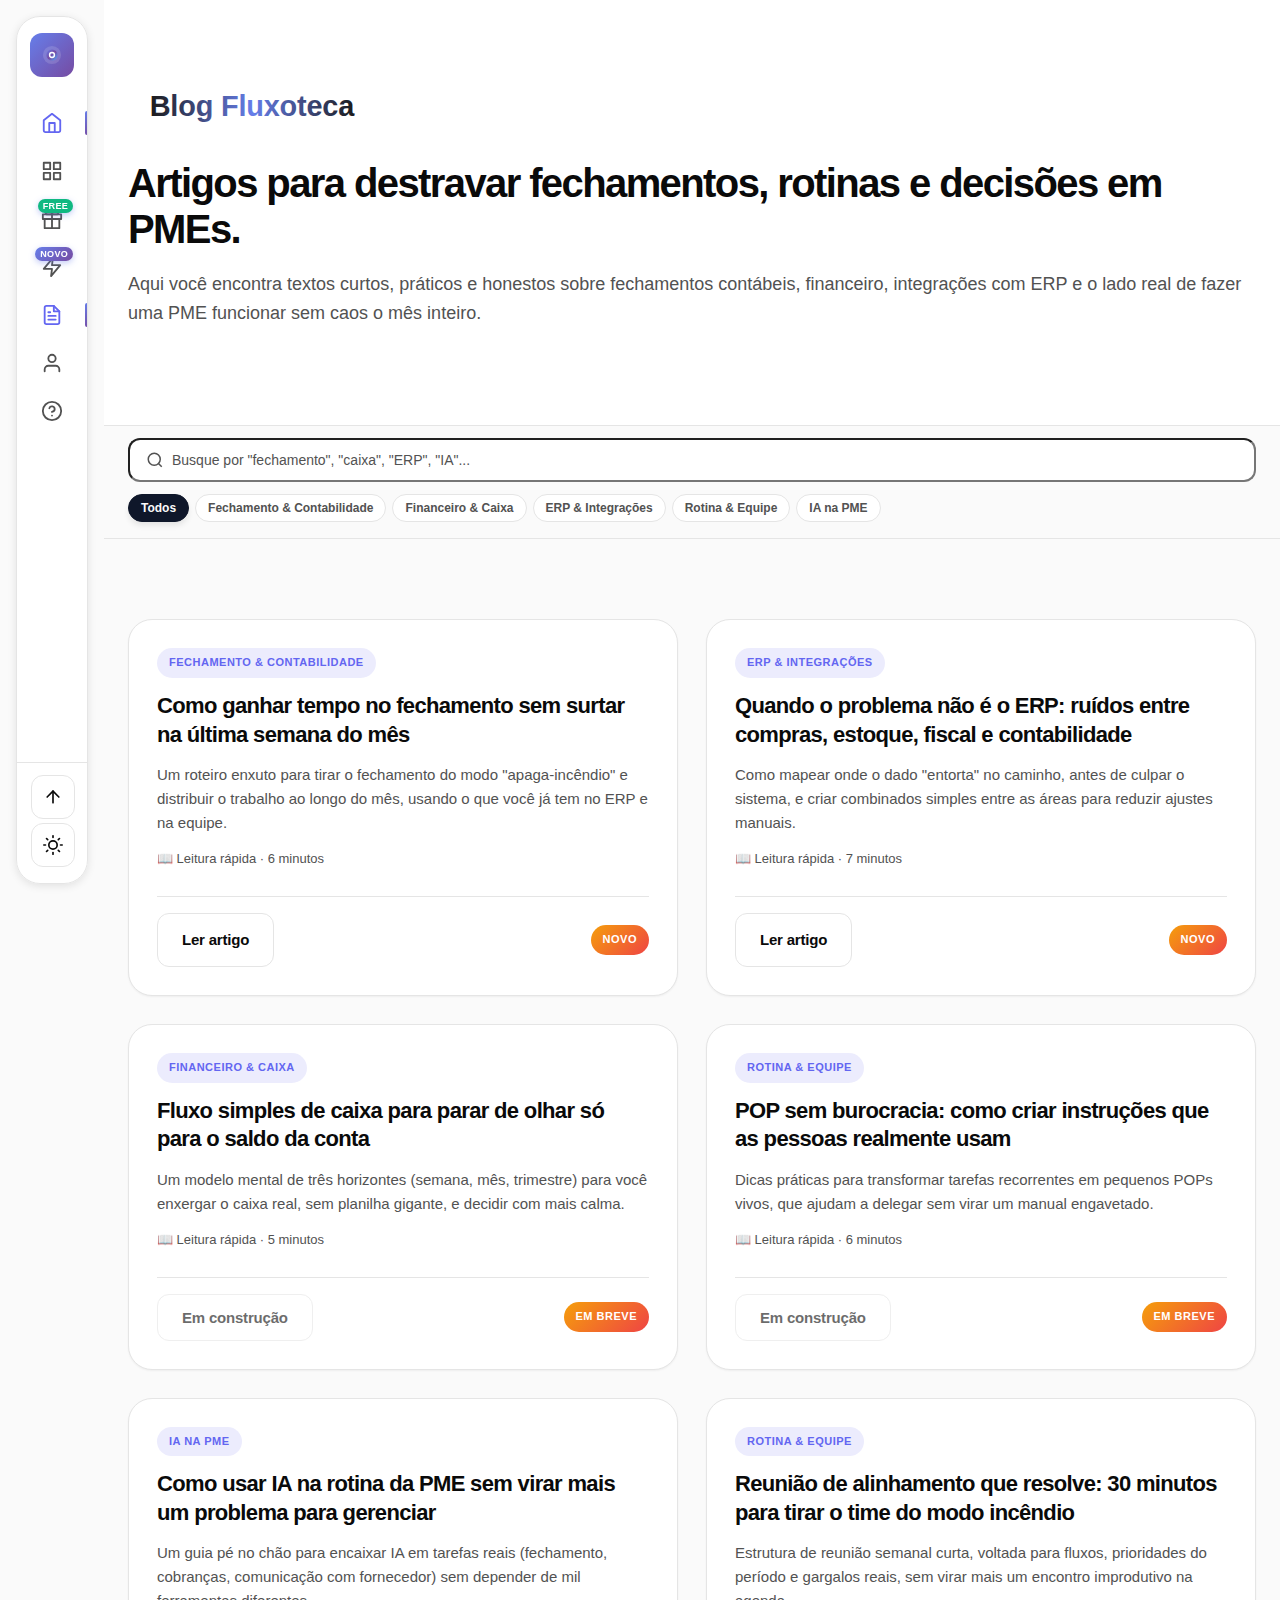
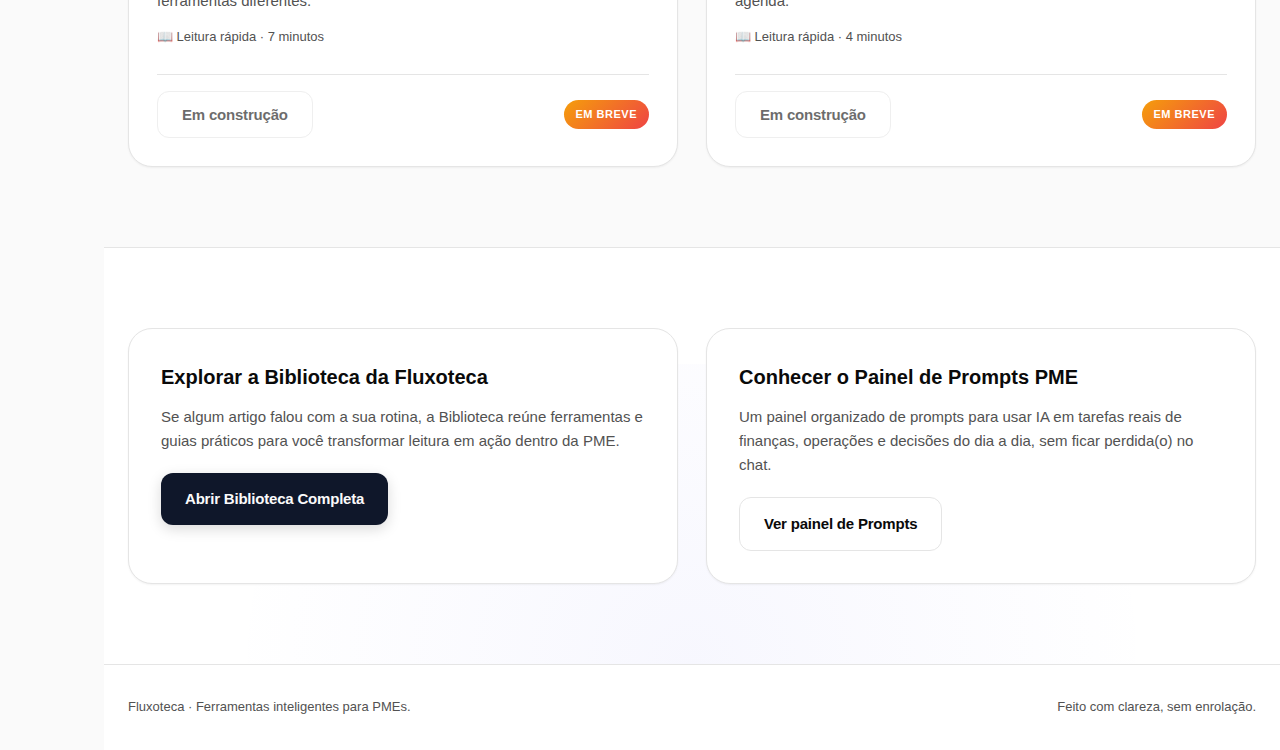
<file: blog/index.html>
<!doctype html>
<html lang="pt-BR">
<head>
  <meta charset="utf-8">
  <meta name="viewport" content="width=device-width, initial-scale=1.0">
  <meta name="theme-color" content="#667eea">

  <!-- SEO -->
  <title>Blog Fluxoteca | Artigos para destravar rotinas e decisões em PMEs</title>
  <meta name="description" content="Artigos curtos e aplicados para PMEs organizarem fechamentos, rotinas financeiras, integrações com ERP e decisões do dia a dia, no ecossistema da Fluxoteca.">
  <meta name="robots" content="index,follow">
  <link rel="canonical" href="https://fluxoteca.com.br/blog/">

  <!-- PWA Meta Tags -->
  <link rel="manifest" href="#" id="manifestPlaceholder">
  <meta name="mobile-web-app-capable" content="yes">
  <meta name="apple-mobile-web-app-capable" content="yes">
  <meta name="apple-mobile-web-app-status-bar-style" content="black-translucent">
  <meta name="apple-mobile-web-app-title" content="Fluxoteca">

  <!-- CSS principal do Blog -->
  <link rel="stylesheet" href="/blog/assets/css/blog-base.css">

  <!-- Google Analytics 4 -->
  <script async src="https://www.googletagmanager.com/gtag/js?id=G-FXY7XHLX32"></script>
  <script>
    window.dataLayer = window.dataLayer || [];
    function gtag(){dataLayer.push(arguments);}
    gtag('js', new Date());
    gtag('config', 'G-FXY7XHLX32');
  </script>
</head>

 <body>

<!-- Links de pular para conteúdo -->
  <div class="skip-links"><a href="#main-content" class="skip-link">Ir para conteúdo principal</a>
  </div>

<!-- Botão mobile para abrir sidebar --> <button class="mobile-sidebar-toggle" id="mobileSidebarToggle" aria-label="Abrir navegação lateral"> ☰ </button>
  <div class="mobile-sidebar-overlay" id="mobileSidebarOverlay"></div>

  <!-- Sidebar Navigation -->
<!-- Logo -->
  <aside class="sidebar" id="sidebar" role="navigation" aria-label="Navegação principal">
<button class="sidebar-logo" onclick="window.location.href='https://fluxoteca.com.br/'" aria-label="Ir para página inicial da Fluxoteca">
  <svg class="sidebar-logo-svg" viewBox="0 0 80 80" xmlns="http://www.w3.org/2000/svg" aria-hidden="true" focusable="false">
    <defs>
      <linearGradient id="sidebarLogoGradient" x1="0%" y1="0%" x2="100%" y2="100%">
        <stop offset="0%" style="stop-color:#667eea;stop-opacity:1" />
        <stop offset="50%" style="stop-color:#764ba2;stop-opacity:1" />
        <stop offset="100%" style="stop-color:#4facfe;stop-opacity:1" />
      </linearGradient>
    </defs>

    <!-- “orbe” central -->
    <circle cx="40" cy="40" r="26" fill="rgba(255,255,255,0.14)" />
    <circle cx="40" cy="40" r="16" fill="url(#sidebarLogoGradient)" />
    <circle cx="40" cy="40" r="9" fill="#ffffff" />
    <circle cx="40" cy="40" r="5" fill="url(#sidebarLogoGradient)" />
  </svg>
</button>

   <nav class="sidebar-nav">

<!-- Início --> 
      <button type="button" class="sidebar-item" data-page="inicio" aria-label="Ir para a página inicial" aria-current="page">
        <svg viewBox="0 0 24 24">
          <path d="M3 9l9-7 9 7v11a2 2 0 0 1-2 2H5a2 2 0 0 1-2-2z" />
          <polyline points="9 22 9 12 15 12 15 22" />
        </svg>
        <span class="sidebar-item-text">Início</span>
      </button>

<!-- Ferramentas / Biblioteca --> 
<button type="button" class="sidebar-item" aria-label="Explorar ferramentas na Biblioteca" onclick="window.location.href='https://fluxoteca.com.br/biblioteca/'">
        <svg viewBox="0 0 24 24">
          <rect x="3" y="3" width="7" height="7" />
          <rect x="14" y="3" width="7" height="7" />
          <rect x="14" y="14" width="7" height="7" />
          <rect x="3" y="14" width="7" height="7" />
        </svg>
        <span class="sidebar-item-text">Ferramentas</span>
      </button>

<!-- Gratuitas --> 
<button type="button" class="sidebar-item" aria-label="Abrir biblioteca gratuita" onclick="window.location.href='https://fluxoteca.com.br/biblioteca/#gratuitas'">
        <svg viewBox="0 0 24 24">
          <polyline points="20 12 20 22 4 22 4 12" />
          <rect x="2" y="7" width="20" height="5" />
          <line x1="12" y1="22" x2="12" y2="7" />
          <path d="M12 7H7.5a2.5 2.5 0 0 1 0-5C11 2 12 7 12 7z" />
          <path d="M12 7h4.5a2.5 2.5 0 0 0 0-5C13 2 12 7 12 7z" />
        </svg>
        <span class="sidebar-item-text">Gratuitas</span>
        <span class="sidebar-badge free">Free</span>
      </button>

<!-- Prompts PME --> 
<button type="button" class="sidebar-item" aria-label="Abrir o Painel de Prompts PME" onclick="window.location.href='https://fluxoteca.com.br/prompts-pme/'">
        <svg viewBox="0 0 24 24">
          <polygon points="13 2 3 14 12 14 11 22 21 10 12 10 13 2" />
        </svg>
        <span class="sidebar-item-text">Prompts PME</span>
        <span class="sidebar-badge">Novo</span>
      </button>

<!-- Blog --> 
<button type="button" class="sidebar-item" aria-label="Abrir o Blog da Fluxoteca" aria-current="page">
        <svg viewBox="0 0 24 24">
          <path d="M14 2H6a2 2 0 0 0-2 2v16a2 2 0 0 0 2 2h12a2 2 0 0 0 2-2V8z" />
          <polyline points="14 2 14 8 20 8" />
          <line x1="16" y1="13" x2="8" y2="13" />
          <line x1="16" y1="17" x2="8" y2="17" />
          <polyline points="10 9 9 9 8 9" />
        </svg>
        <span class="sidebar-item-text">Blog</span>
      </button>

 <!-- Sobre --> 
<button type="button" class="sidebar-item" aria-label="Sobre a Fluxoteca" onclick="window.location.href='https://fluxoteca.com.br/#sobre'">
        <svg viewBox="0 0 24 24">
          <path d="M20 21v-2a4 4 0 0 0-4-4H8a4 4 0 0 0-4 4v2" />
          <circle cx="12" cy="7" r="4" />
        </svg>
        <span class="sidebar-item-text">Sobre</span>
      </button>

<!-- Suporte --> 
<button
  type="button"
  class="sidebar-item"
  aria-label="Ajuda e contato"
  onclick="window.location.href='https://fluxoteca.com.br/suporte/'">
  <svg viewBox="0 0 24 24">
    <circle cx="12" cy="12" r="10" />
    <path d="M9.09 9a3 3 0 0 1 5.83 1c0 2-3 3-3 3" />
    <line x1="12" y1="17" x2="12.01" y2="17" />
  </svg>
  <span class="sidebar-item-text">Suporte</span>
</button>
    </nav>

<!-- Voltar Topo --> 
   <div class="sidebar-footer">
<button type="button" class="back-to-top" id="backToTop" aria-label="Voltar ao topo">
     <svg viewbox="0 0 24 24" style="width:20px;height:20px;stroke:currentColor;fill:none;stroke-width:2;stroke-linecap:round;stroke-linejoin:round;"><line x1="12" y1="19" x2="12" y2="5" /> <polyline points="5 12 12 5 19 12" />
     </svg>
</button> 

<!-- Alterar Tema --> 
<button type="button" class="theme-toggle" id="themeToggle" aria-label="Alternar tema claro/escuro">
     <svg id="themeIcon" viewbox="0 0 24 24" style="width:20px;height:20px;stroke:currentColor;fill:none;stroke-width:2;stroke-linecap:round;stroke-linejoin:round;"><circle cx="12" cy="12" r="5" /> <line x1="12" y1="1" x2="12" y2="3" /> <line x1="12" y1="21" x2="12" y2="23" /> <line x1="4.22" y1="4.22" x2="5.64" y2="5.64" /> <line x1="18.36" y1="18.36" x2="19.78" y2="19.78" /> <line x1="1" y1="12" x2="3" y2="12" /> <line x1="21" y1="12" x2="23" y2="12" /> <line x1="4.22" y1="19.78" x2="5.64" y2="18.36" /> <line x1="18.36" y1="5.64" x2="19.78" y2="4.22" />
     </svg>
</button>
   </div>
  </aside>

<!-- Conteúdo principal -->
  <main id="main-content" tabindex="-1">

<!-- HERO / HEADER DO BLOG -->
      <section class="blog-hero" aria-labelledby="blog-heading">
        <div class="container">
          <div class="blog-hero-inner">
            <svg class="hero-logo" viewBox="0 0 360 100" xmlns="http://www.w3.org/2000/svg">
                    <defs>
                        <linearGradient id="heroPrimaryGradient" x1="0%" y1="0%" x2="100%" y2="100%">
                            <stop offset="0%" style="stop-color:#667eea;stop-opacity:1" />
                            <stop offset="50%" style="stop-color:#764ba2;stop-opacity:1" />
                            <stop offset="100%" style="stop-color:#4facfe;stop-opacity:1" />
                        </linearGradient>
                        
                        <linearGradient id="heroTextGradient" x1="0%" y1="0%" x2="100%" y2="0%">
                            <stop offset="0%" style="stop-color:#1a1a1a;stop-opacity:1" />
                            <stop offset="50%" style="stop-color:#667eea;stop-opacity:1" />
                            <stop offset="100%" style="stop-color:#1a1a1a;stop-opacity:1" />
                        </linearGradient>
                        
                        <filter id="heroShadow" x="-20%" y="-20%" width="140%" height="140%">
                            <feDropShadow dx="2" dy="3" stdDeviation="6" flood-color="#667eea" flood-opacity="0.1"/>
                        </filter>
                    </defs>

                    <g transform="translate(30, 10)">
                        <text x="0" y="40" font-family="Inter, -apple-system, BlinkMacSystemFont, sans-serif" 
                              font-size="40" font-weight="600" fill="url(#heroTextGradient)" 
                              letter-spacing="-0.25px" text-anchor="start">
                            Blog Fluxoteca
                        </text>                        
                    </g>
            </svg>
          </div>

            <h1 id="blog-heading">Artigos para destravar fechamentos, rotinas e decisões em PMEs.</h1>
            <p>
              Aqui você encontra textos curtos, práticos e honestos sobre fechamentos contábeis,
              financeiro, integrações com ERP e o lado real de fazer uma PME funcionar sem caos
              o mês inteiro.
            </p>
          </div>
        </div>
      </section>

<!-- BUSCA + CATEGORIAS -->
   <section class="blog-filters" aria-label="Buscar e filtrar artigos do blog">
    <div class="container">
     <div class="search-section">
      <div class="search-bar"><input type="text" id="blogSearchInput" placeholder="Busque por &quot;fechamento&quot;, &quot;caixa&quot;, &quot;ERP&quot;, &quot;IA&quot;..." aria-label="Buscar artigos por palavra-chave"> <span class="search-icon" aria-hidden="true">
        <svg viewbox="0 0 24 24"><circle cx="11" cy="11" r="8" /> <line x1="21" y1="21" x2="16.65" y2="16.65" />
        </svg></span>
      </div>
      <div class="categories" id="blogCategories" aria-label="Categorias de artigos"><button type="button" class="category-chip active" data-category="all"><span>Todos</span></button> <button type="button" class="category-chip" data-category="fechamento"><span>Fechamento &amp; Contabilidade</span></button> <button type="button" class="category-chip" data-category="financeiro"><span>Financeiro &amp; Caixa</span></button> <button type="button" class="category-chip" data-category="erp"><span>ERP &amp; Integrações</span></button> <button type="button" class="category-chip" data-category="rotina"><span>Rotina &amp; Equipe</span></button> <button type="button" class="category-chip" data-category="ia"><span>IA na PME</span></button>
      </div>
     </div>
    </div>
   </section>

<!-- LISTA DE ARTIGOS -->
   <section class="blog-list" aria-label="Lista de artigos">
    <div class="container">
     <div class="blog-grid" id="blogGrid">

<!-- Artigo 1 -->
      <article class="blog-card" data-category="fechamento">
       <div class="blog-card-header"><span class="badge badge-category">Fechamento &amp; Contabilidade</span>
       </div>
       <h3>Como ganhar tempo no fechamento sem surtar na última semana do mês</h3>
       <p class="blog-description">Um roteiro enxuto para tirar o fechamento do modo "apaga-incêndio" e distribuir o trabalho ao longo do mês, usando o que você já tem no ERP e na equipe.</p>
       <div class="blog-meta"><span>📖 Leitura rápida · 6 minutos</span>
       </div>
<div class="blog-card-footer">
  <a href="/blog/como-ganhar-tempo-no-fechamento.html" class="btn btn-secondary">
    Ler artigo
  </a>
  <span class="badge badge-soon">Novo</span>
</div>
      </article>

<!-- Artigo 2 -->
      <article class="blog-card" data-category="erp">
       <div class="blog-card-header"><span class="badge badge-category">ERP &amp; Integrações</span>
       </div>
       <h3>Quando o problema não é o ERP: ruídos entre compras, estoque, fiscal e contabilidade</h3>
       <p class="blog-description">Como mapear onde o dado "entorta" no caminho, antes de culpar o sistema, e criar combinados simples entre as áreas para reduzir ajustes manuais.</p>
       <div class="blog-meta"><span>📖 Leitura rápida · 7 minutos</span>
       </div>
<div class="blog-card-footer">
  <a href="/blog/quando-o-problema-nao-e-o-erp.html" class="btn btn-secondary">
    Ler artigo
  </a>
  <span class="badge badge-soon">Novo</span>
</div>
      </article>

<!-- Artigo 3 -->
      <article class="blog-card" data-category="financeiro">
       <div class="blog-card-header"><span class="badge badge-category">Financeiro &amp; Caixa</span>
       </div>
       <h3>Fluxo simples de caixa para parar de olhar só para o saldo da conta</h3>
       <p class="blog-description">Um modelo mental de três horizontes (semana, mês, trimestre) para você enxergar o caixa real, sem planilha gigante, e decidir com mais calma.</p>
       <div class="blog-meta"><span>📖 Leitura rápida · 5 minutos</span>
       </div>
       <div class="blog-card-footer"><button type="button" class="btn btn-secondary btn-disabled" aria-disabled="true"> <span>Em construção</span> </button> <span class="badge badge-soon">Em breve</span>
       </div>
      </article>

<!-- Artigo 4 -->
      <article class="blog-card" data-category="rotina">
       <div class="blog-card-header"><span class="badge badge-category">Rotina &amp; Equipe</span>
       </div>
       <h3>POP sem burocracia: como criar instruções que as pessoas realmente usam</h3>
       <p class="blog-description">Dicas práticas para transformar tarefas recorrentes em pequenos POPs vivos, que ajudam a delegar sem virar um manual engavetado.</p>
       <div class="blog-meta"><span>📖 Leitura rápida · 6 minutos</span>
       </div>
       <div class="blog-card-footer"><button type="button" class="btn btn-secondary btn-disabled" aria-disabled="true"> <span>Em construção</span> </button> <span class="badge badge-soon">Em breve</span>
       </div>
      </article>

<!-- Artigo 5 -->
      <article class="blog-card" data-category="ia">
       <div class="blog-card-header"><span class="badge badge-category">IA na PME</span>
       </div>
       <h3>Como usar IA na rotina da PME sem virar mais um problema para gerenciar</h3>
       <p class="blog-description">Um guia pé no chão para encaixar IA em tarefas reais (fechamento, cobranças, comunicação com fornecedor) sem depender de mil ferramentas diferentes.</p>
       <div class="blog-meta"><span>📖 Leitura rápida · 7 minutos</span>
       </div>
       <div class="blog-card-footer"><button type="button" class="btn btn-secondary btn-disabled" aria-disabled="true"> <span>Em construção</span> </button> <span class="badge badge-soon">Em breve</span>
       </div>
      </article>

<!-- Artigo 6 -->
      <article class="blog-card" data-category="rotina">
       <div class="blog-card-header"><span class="badge badge-category">Rotina &amp; Equipe</span>
       </div>
       <h3>Reunião de alinhamento que resolve: 30 minutos para tirar o time do modo incêndio</h3>
       <p class="blog-description">Estrutura de reunião semanal curta, voltada para fluxos, prioridades do período e gargalos reais, sem virar mais um encontro improdutivo na agenda.</p>
       <div class="blog-meta"><span>📖 Leitura rápida · 4 minutos</span>
       </div>
       <div class="blog-card-footer"><button type="button" class="btn btn-secondary btn-disabled" aria-disabled="true"> <span>Em construção</span> </button> <span class="badge badge-soon">Em breve</span>
       </div>
      </article>
     </div>
    </div>
   </section>

<!-- CTA FINAL -->
   <section class="blog-cta-section">
    <div class="container">
     <div class="blog-cta-grid">
      <div class="blog-cta-card">
       <h3>Explorar a Biblioteca da Fluxoteca</h3>
       <p>Se algum artigo falou com a sua rotina, a Biblioteca reúne ferramentas e guias práticos para você transformar leitura em ação dentro da PME.</p><a href="https://fluxoteca.com.br/biblioteca/" class="btn btn-primary"> Abrir Biblioteca Completa </a>
      </div>
      <div class="blog-cta-card">
       <h3>Conhecer o Painel de Prompts PME</h3>
       <p>Um painel organizado de prompts para usar IA em tarefas reais de finanças, operações e decisões do dia a dia, sem ficar perdida(o) no chat.</p><a href="https://fluxoteca.com.br/prompts-pme/" class="btn btn-secondary"> Ver painel de Prompts </a>
      </div>
     </div>
    </div>
   </section>

<!-- FOOTER -->
   <footer class="site-footer">
    <div class="container">
     <div class="site-footer-inner"><span>Fluxoteca · Ferramentas inteligentes para PMEs.</span> <span>Feito com clareza, sem enrolação.</span>
     </div>
    </div>
   </footer>
  </main>

  <script>

      // ======================
      // CONTROLE DE TEMA
      // ======================
      (function () {
        const root = document.documentElement;
        const themeToggle = document.getElementById('themeToggle');
        const themeIcon = document.getElementById('themeIcon');

        function applyTheme(theme) {
          if (theme === 'dark') {
            root.setAttribute('data-theme', 'dark');
            if (themeIcon) {
              themeIcon.innerHTML = '<path d="M21 12.79A9 9 0 1 1 11.21 3 7 7 0 0 0 21 12.79z"></path>';
            }
          } else {
            root.removeAttribute('data-theme');
            if (themeIcon) {
              themeIcon.innerHTML = '<circle cx="12" cy="12" r="5" /><line x1="12" y1="1" x2="12" y2="3" /><line x1="12" y1="21" x2="12" y2="23" /><line x1="4.22" y1="4.22" x2="5.64" y2="5.64" /><line x1="18.36" y1="18.36" x2="19.78" y2="19.78" /><line x1="1" y1="12" x2="3" y2="12" /><line x1="21" y1="12" x2="23" y2="12" /><line x1="4.22" y1="19.78" x2="5.64" y2="18.36" /><line x1="18.36" y1="5.64" x2="19.78" y2="4.22" />';
            }
          }
        }

        const savedTheme = localStorage.getItem('fluxoteca-theme');
        if (savedTheme) {
          applyTheme(savedTheme);
        }

        if (themeToggle) {
          themeToggle.addEventListener('click', function () {
            const isDark = root.getAttribute('data-theme') === 'dark';
            const newTheme = isDark ? 'light' : 'dark';
            applyTheme(newTheme);
            localStorage.setItem('fluxoteca-theme', newTheme);
          });
        }
      })();

      // =============================
      // SIDEBAR MOBILE
      // =============================
      (function () {
        const sidebar = document.getElementById('sidebar');
        const toggleBtn = document.getElementById('mobileSidebarToggle');
        const overlay = document.getElementById('mobileSidebarOverlay');

        if (!sidebar || !toggleBtn || !overlay) return;

        function openSidebar() {
          sidebar.classList.add('open');
          overlay.classList.add('active');
          document.body.style.overflow = 'hidden';
        }

        function closeSidebar() {
          sidebar.classList.remove('open');
          overlay.classList.remove('active');
          document.body.style.overflow = '';
        }

        toggleBtn.addEventListener('click', function () {
          const isOpen = sidebar.classList.contains('open');
          if (isOpen) {
            closeSidebar();
          } else {
            openSidebar();
          }
        });

        overlay.addEventListener('click', closeSidebar);

        // Fecha sidebar ao clicar em um item (mobile)
        const sidebarItems = sidebar.querySelectorAll('.sidebar-item');
        sidebarItems.forEach(item => {
          item.addEventListener('click', () => {
            if (window.innerWidth <= 900) {
              closeSidebar();
            }
          });
        });
      })();

      // =============================
      // BUSCA E FILTRO DO BLOG
      // =============================
      (function () {
        const searchInput = document.getElementById('blogSearchInput');
        const cards = Array.from(document.querySelectorAll('.blog-card'));
        const chips = Array.from(document.querySelectorAll('.category-chip'));
        const blogGrid = document.getElementById('blogGrid');

        function applyFilters() {
          const term = (searchInput?.value || '').toLowerCase();
          const activeChip = chips.find(c => c.classList.contains('active'));
          const category = activeChip ? activeChip.getAttribute('data-category') : 'all';

          let visibleCount = 0;

          cards.forEach(card => {
            const cardCategory = card.getAttribute('data-category') || 'all';
            const text = card.innerText.toLowerCase();

            const matchTerm = !term || text.includes(term);
            const matchCategory = category === 'all' || cardCategory === category;

            if (matchTerm && matchCategory) {
              card.style.display = '';
              visibleCount++;
              // Adiciona animação de entrada
              card.style.animation = 'fadeInUp 0.4s ease';
            } else {
              card.style.display = 'none';
            }
          });

          // Mostra mensagem se não houver resultados
          let noResults = blogGrid.querySelector('.no-results');
          if (visibleCount === 0) {
            if (!noResults) {
              noResults = document.createElement('div');
              noResults.className = 'no-results';
              noResults.style.gridColumn = '1 / -1';
              noResults.style.textAlign = 'center';
              noResults.style.padding = '60px 20px';
              noResults.style.color = 'var(--text-secondary)';
              noResults.innerHTML = '<h3 style="font-size: 24px; margin-bottom: 12px;">Nenhum artigo encontrado</h3><p>Tente outro termo de busca ou categoria.</p>';
              blogGrid.appendChild(noResults);
            }
          } else {
            if (noResults) {
              noResults.remove();
            }
          }
        }

        if (searchInput) {
          searchInput.addEventListener('input', applyFilters);
        }

        chips.forEach(chip => {
          chip.addEventListener('click', () => {
            chips.forEach(c => c.classList.remove('active'));
            chip.classList.add('active');
            applyFilters();
          });
        });
      })();
    </script>
</body>
</html>
</file>
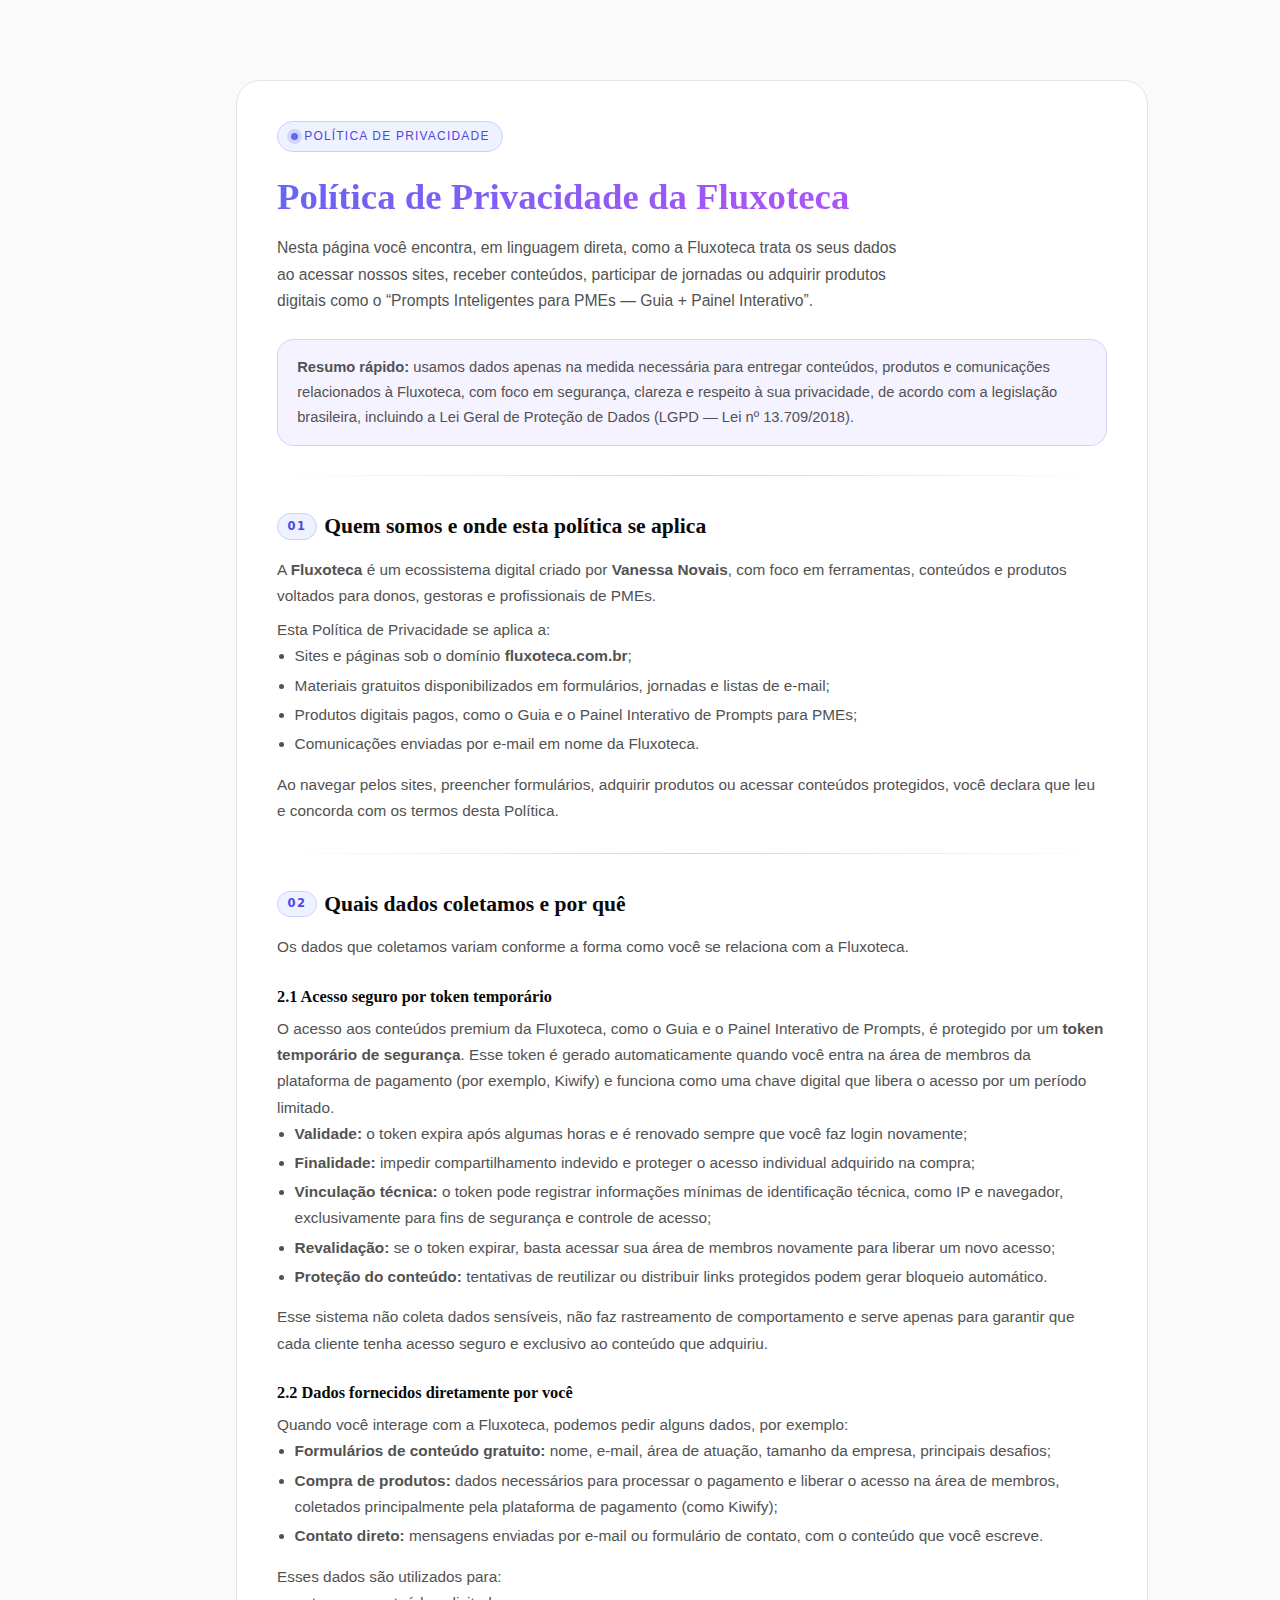
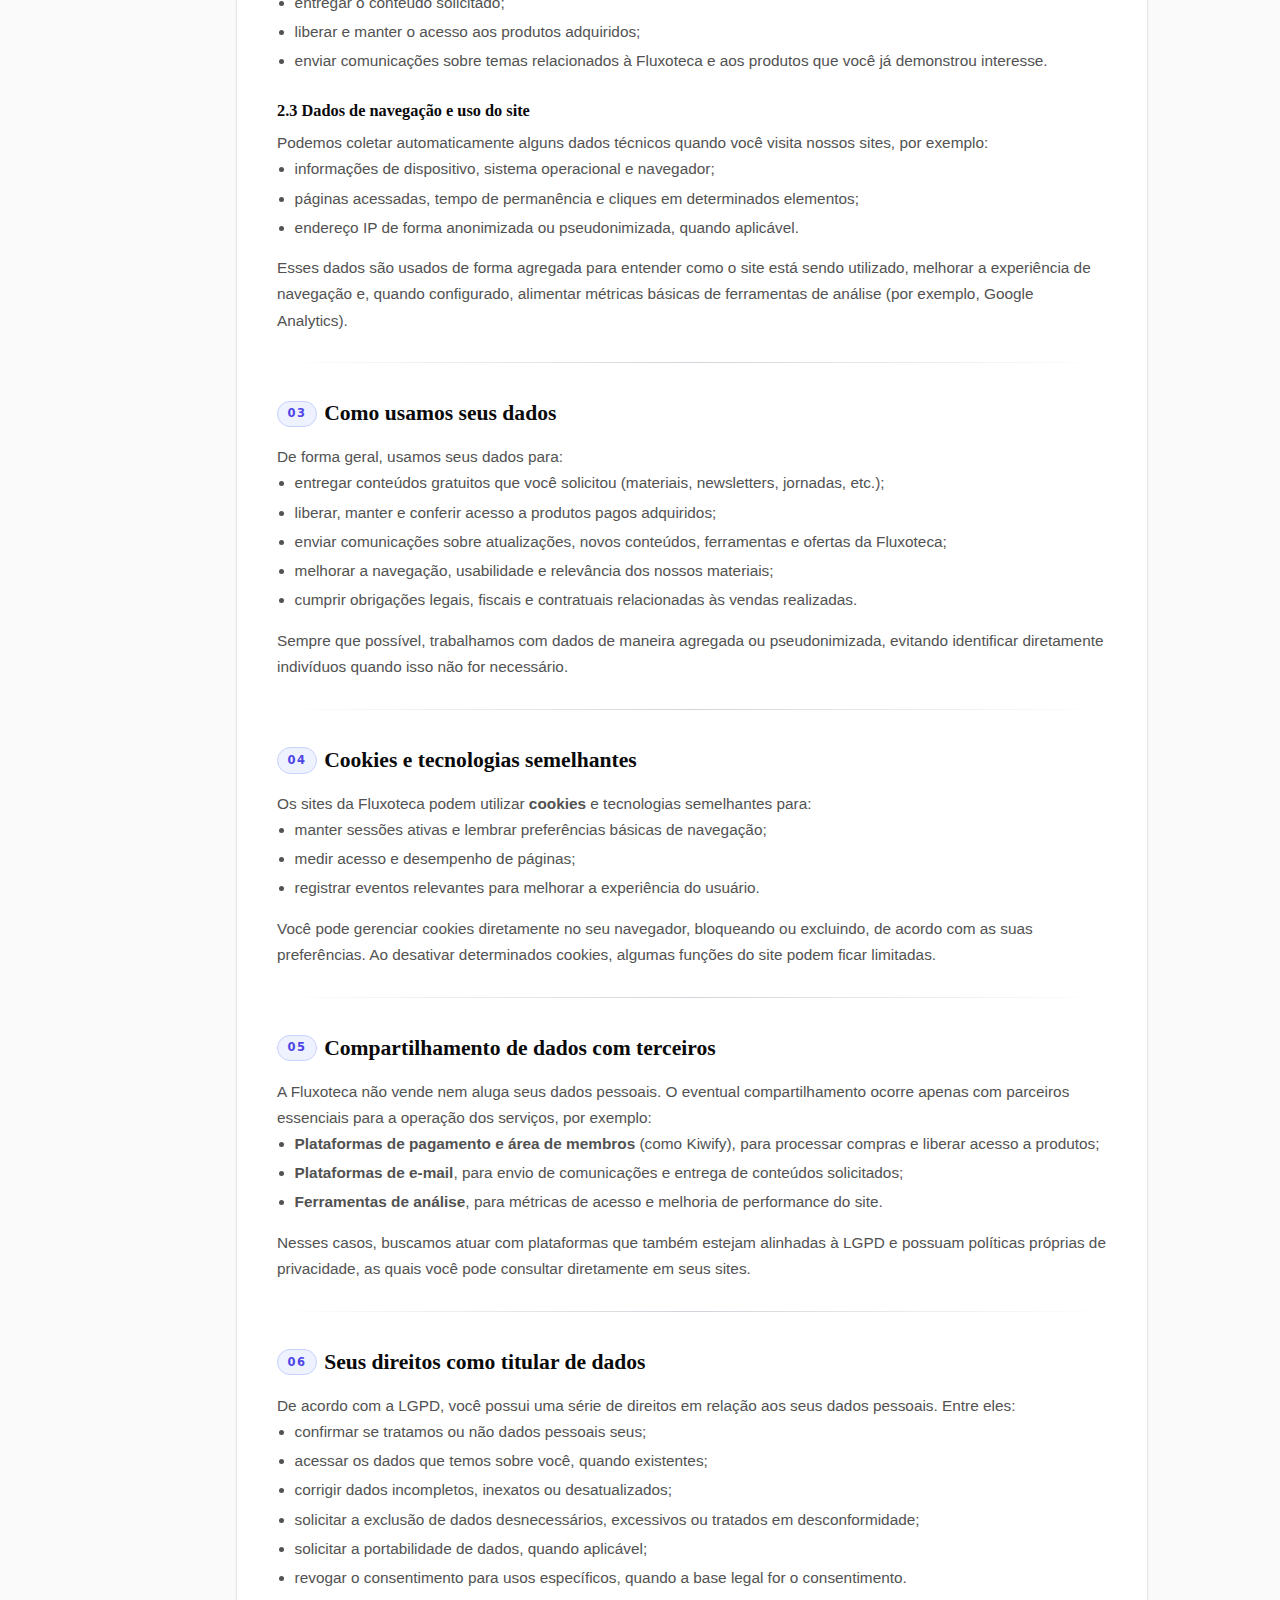
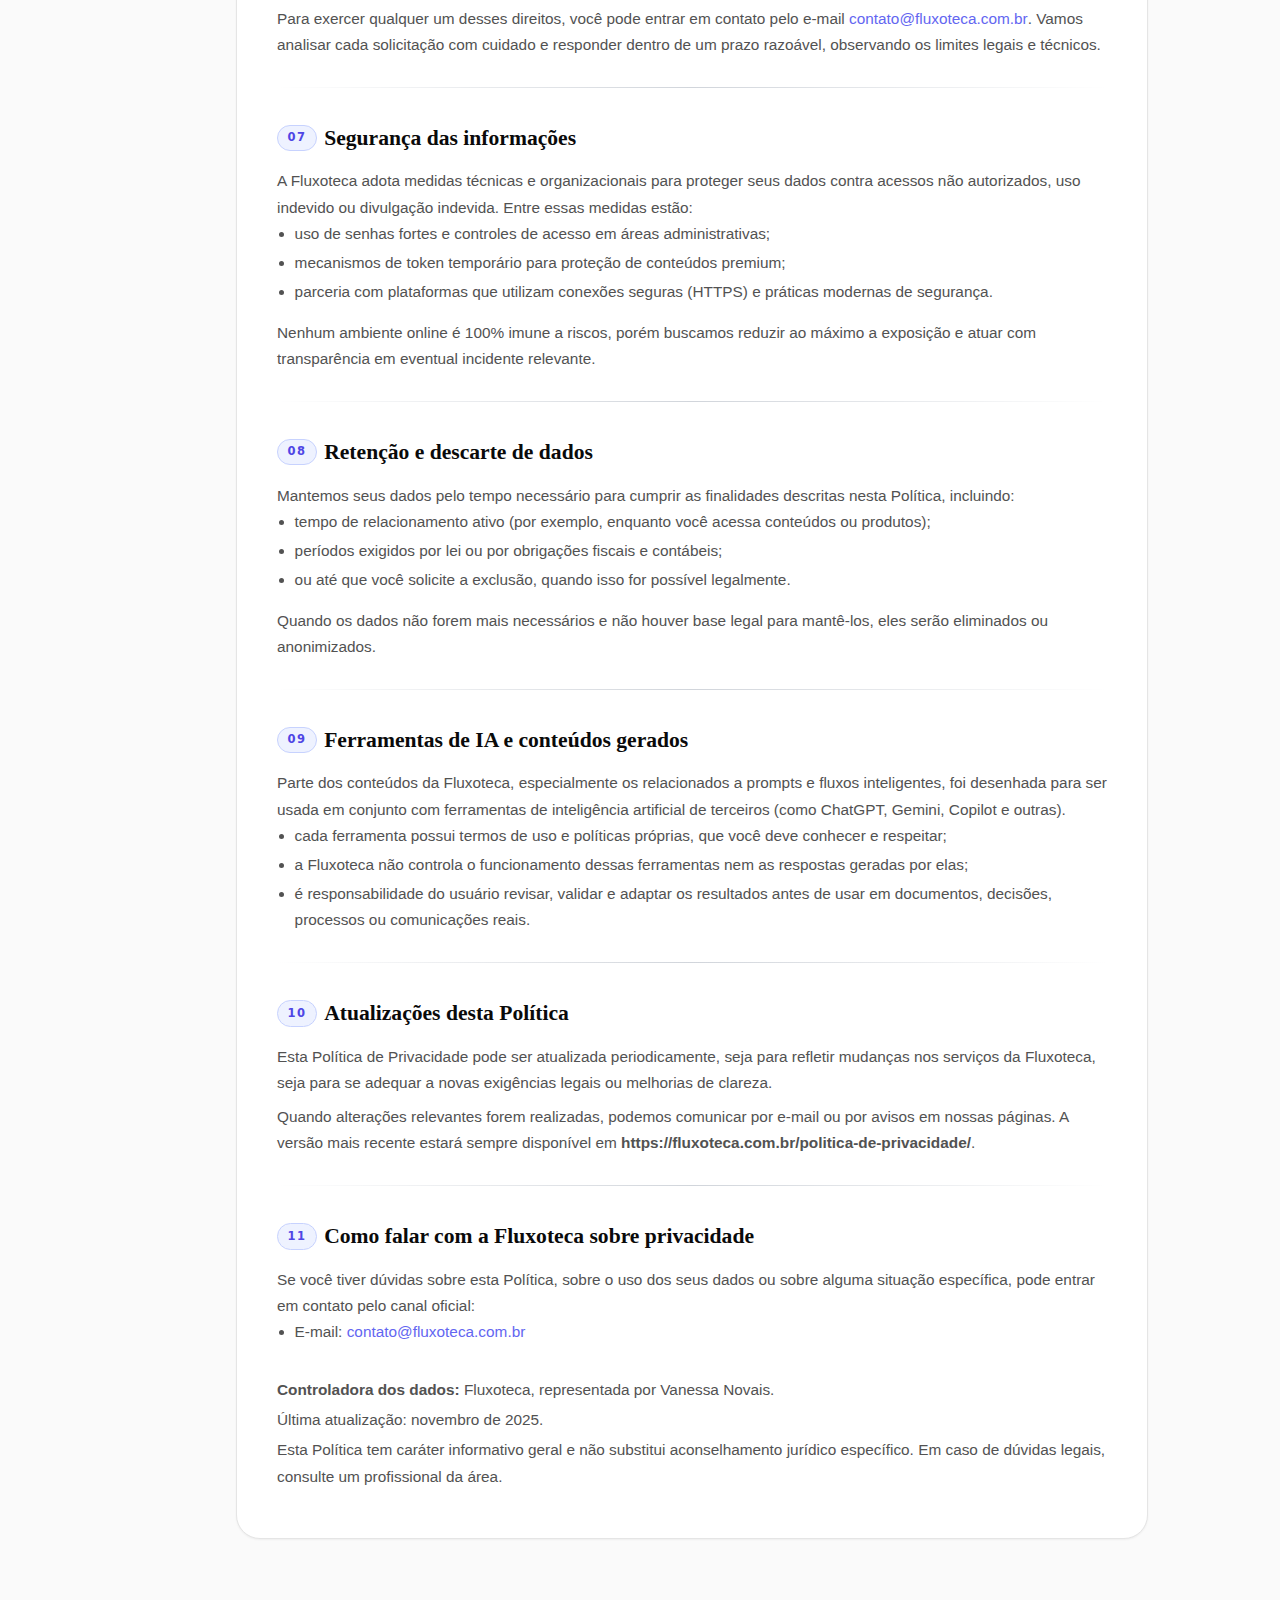
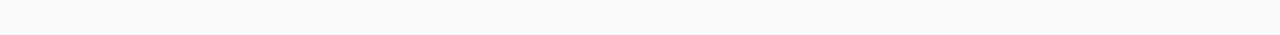
<file: politica-de-privacidade/index.html>
<!DOCTYPE html>
<html lang="pt-BR">
<head>
  <meta charset="UTF-8">
  <title>Política de Privacidade | Fluxoteca</title>
  <meta name="viewport" content="width=device-width, initial-scale=1.0">
  <meta name="description" content="Política de Privacidade da Fluxoteca. Entenda como seus dados são coletados, utilizados e protegidos nos sites, conteúdos e produtos digitais.">
  <link rel="canonical" href="https://fluxoteca.com.br/politica-de-privacidade/">
  <meta name="robots" content="index, follow">

  <!-- Open Graph básico -->
  <meta property="og:title" content="Política de Privacidade | Fluxoteca">
  <meta property="og:description" content="Saiba como a Fluxoteca cuida dos seus dados nos sites, conteúdos e produtos digitais.">
  <meta property="og:type" content="website">
  <meta property="og:url" content="https://fluxoteca.com.br/politica-de-privacidade/">

<style>
  /* ===== VARIÁVEIS BÁSICAS (ALINHADAS À PÁGINA PRINCIPAL) ===== */
  :root {
    --bg-primary: #fafafa;
    --bg-secondary: #ffffff;

    --text-primary: #0a0a0a;
    --text-secondary: #525252;
    --text-muted: #737373;

    --accent-secondary: #6366f1; /* roxinho Fluxoteca */
    --border-color: #e5e5e5;

    --shadow-sm: 0 1px 2px 0 rgba(0, 0, 0, 0.05);
  }

  [data-theme="dark"] {
    /* Se o script de tema estiver ativo, mantém tudo legível.
       Mesmo no dark, o card continua claro. */
    --bg-primary: #0a0a0a;
    --bg-secondary: #ffffff;

    --text-primary: #0a0a0a;
    --text-secondary: #4b5563;
    --text-muted: #6b7280;

    --border-color: #e5e5e5;
  }

  /* ===== RESET BÁSICO ===== */
  * {
    margin: 0;
    padding: 0;
    box-sizing: border-box;
  }

  html, body {
    height: 100%;
  }

  body {
    font-family: 'Inter', -apple-system, BlinkMacSystemFont, 'Segoe UI', sans-serif;
    background: var(--bg-primary);
    color: var(--text-secondary);
    line-height: 1.7;
    -webkit-font-smoothing: antialiased;

    /* se essa página estiver dentro do layout principal
       o padding-left garante espaço para a sidebar */
    padding-left: 104px;
  }

  /* ===== LAYOUT DA PÁGINA LEGAL ===== */
  .page-wrapper {
    max-width: 960px;
    margin: 0 auto;
    padding: 80px 24px 96px;
  }

  .legal-shell {
    position: relative;
    background: #ffffff;                /* fundo branco do card */
    border: 1px solid var(--border-color);
    border-radius: 24px;
    box-shadow: var(--shadow-sm);
    padding: 40px 40px 48px;
  }

  .legal-inner {
    position: relative;
    z-index: 1;
  }

  /* ===== CHAVE / ETIQUETA SUPERIOR ===== */
  .chip {
    display: inline-flex;
    align-items: center;
    gap: 0.4rem;
    padding: 0.25rem 0.8rem;
    border-radius: 999px;
    background: #eef2ff;
    border: 1px solid #c7d2fe;
    font-size: 0.75rem;
    text-transform: uppercase;
    letter-spacing: 0.1em;
    color: #4f46e5;
    margin-bottom: 0.9rem;
  }

  .chip-dot {
    width: 7px;
    height: 7px;
    border-radius: 999px;
    background: #6366f1;
    box-shadow: 0 0 0 4px rgba(99, 102, 241, 0.2);
  }

  /* ===== TÍTULOS E TEXTOS ===== */
  h1, h2, h3 {
    font-family: "Playfair Display", Georgia, "Times New Roman", serif;
    color: var(--text-primary);
  }

  h1 {
    font-size: 2.3rem;
    margin-bottom: 0.4rem;
    background: linear-gradient(135deg, #6366f1 0%, #a855f7 60%);
    -webkit-background-clip: text;
    background-clip: text;
    -webkit-text-fill-color: transparent;
  }

  .page-subtitle {
    font-size: 0.98rem;
    color: var(--text-secondary);
    margin-bottom: 24px;
    max-width: 40rem;
  }

  h2 {
    font-size: 1.35rem;
    margin-top: 2rem;
    margin-bottom: 0.75rem;
    display: flex;
    align-items: center;
    gap: 0.45rem;
  }

  h2 .section-badge {
    font-family: 'Inter', system-ui, -apple-system, BlinkMacSystemFont, 'Segoe UI', sans-serif;
    font-size: 0.72rem;
    text-transform: uppercase;
    letter-spacing: 0.12em;
    color: #4f46e5;
    padding: 0.15rem 0.6rem;
    border-radius: 999px;
    border: 1px solid #c7d2fe;
    background: #eef2ff;
  }

  h3 {
    font-size: 1.02rem;
    margin-top: 1.4rem;
    margin-bottom: 0.35rem;
  }

  p, li {
    font-size: 0.96rem;
    line-height: 1.7;
    color: var(--text-secondary);
  }

  p + p {
    margin-top: 0.5rem;
  }

  ul {
    padding-left: 1.1rem;
    margin-bottom: 0.9rem;
  }

  li + li {
    margin-top: 0.2rem;
  }

  /* ===== CAIXA DE RESUMO ===== */
  .highlight-box {
    border-radius: 16px;
    border: 1px solid #d4d4ff;
    padding: 0.95rem 1.2rem;
    background: #f5f3ff; /* lilás bem claro */
    margin: 1.4rem 0 1.8rem;
    font-size: 0.92rem;
    color: var(--text-secondary);
  }

  /* ===== DIVISOR ===== */
  .section-divider {
    margin: 1.8rem 0 1.2rem;
    height: 1px;
    border: 0;
    background: linear-gradient(
      90deg,
      rgba(229, 231, 235, 0),
      rgba(209, 213, 219, 1),
      rgba(229, 231, 235, 0)
    );
  }

  /* ===== LINKS ===== */
  a {
    color: var(--accent-secondary);
    text-decoration: none;
    position: relative;
  }

  a::after {
    content: "";
    position: absolute;
    left: 0;
    bottom: -1px;
    width: 0;
    height: 1px;
    background: var(--accent-secondary);
    transition: width 0.2s ease;
  }

  a:hover::after {
    width: 100%;
  }

  /* ===== LISTA MENOR ===== */
  .mini-list {
    font-size: 0.9rem;
    color: var(--text-muted);
  }

  /* ===== RODAPÉ LEGAL ===== */
  .legal-meta {
    margin-top: 2rem;
    font-size: 0.85rem;
    color: var(--text-muted);
  }

  .legal-meta p + p {
    margin-top: 0.25rem;
  }

  /* ===== RESPONSIVO ===== */
  @media (max-width: 768px) {
    body {
      padding-left: 0; /* no mobile normalmente não tem sidebar fixa */
    }

    .page-wrapper {
      padding: 64px 16px 80px;
    }

    .legal-shell {
      padding: 28px 20px 32px;
      border-radius: 20px;
    }

    h1 {
      font-size: 1.9rem;
    }

    h2 {
      font-size: 1.18rem;
    }
  }
</style>

</head>
<body>
  <main class="page-wrapper" aria-labelledby="page-title">
    <section class="legal-shell">
      <div class="legal-inner">
        <span class="chip">
          <span class="chip-dot"></span>
          Política de Privacidade
        </span>

        <h1 id="page-title">Política de Privacidade da Fluxoteca</h1>
        <p class="page-subtitle">
          Nesta página você encontra, em linguagem direta, como a Fluxoteca trata os seus dados ao
          acessar nossos sites, receber conteúdos, participar de jornadas ou adquirir produtos digitais
          como o “Prompts Inteligentes para PMEs &mdash; Guia + Painel Interativo”.
        </p>

        <div class="highlight-box">
          <strong>Resumo rápido:</strong> usamos dados apenas na medida necessária para entregar conteúdos,
          produtos e comunicações relacionados à Fluxoteca, com foco em segurança, clareza e respeito à
          sua privacidade, de acordo com a legislação brasileira, incluindo a Lei Geral de Proteção de
          Dados (LGPD &mdash; Lei nº 13.709/2018).
        </div>

        <hr class="section-divider">

        <h2><span class="section-badge">01</span> Quem somos e onde esta política se aplica</h2>
        <p>
          A <strong>Fluxoteca</strong> é um ecossistema digital criado por <strong>Vanessa Novais</strong>,
          com foco em ferramentas, conteúdos e produtos voltados para donos, gestoras e profissionais de PMEs.
        </p>
        <p>Esta Política de Privacidade se aplica a:</p>
        <ul>
          <li>Sites e páginas sob o domínio <strong>fluxoteca.com.br</strong>;</li>
          <li>Materiais gratuitos disponibilizados em formulários, jornadas e listas de e-mail;</li>
          <li>Produtos digitais pagos, como o Guia e o Painel Interativo de Prompts para PMEs;</li>
          <li>Comunicações enviadas por e-mail em nome da Fluxoteca.</li>
        </ul>

        <p>
          Ao navegar pelos sites, preencher formulários, adquirir produtos ou acessar conteúdos
          protegidos, você declara que leu e concorda com os termos desta Política.
        </p>

        <hr class="section-divider">

        <h2><span class="section-badge">02</span> Quais dados coletamos e por quê</h2>
        <p>Os dados que coletamos variam conforme a forma como você se relaciona com a Fluxoteca.</p>

        <h3>2.1 Acesso seguro por token temporário</h3>
        <p>
          O acesso aos conteúdos premium da Fluxoteca, como o Guia e o Painel Interativo de Prompts, é protegido por um
          <strong>token temporário de segurança</strong>. Esse token é gerado automaticamente quando você entra na área
          de membros da plataforma de pagamento (por exemplo, Kiwify) e funciona como uma chave digital que libera o
          acesso por um período limitado.
        </p>

        <ul>
          <li><strong>Validade:</strong> o token expira após algumas horas e é renovado sempre que você faz login novamente;</li>
          <li><strong>Finalidade:</strong> impedir compartilhamento indevido e proteger o acesso individual adquirido na compra;</li>
          <li><strong>Vinculação técnica:</strong> o token pode registrar informações mínimas de identificação técnica, como IP e navegador,
              exclusivamente para fins de segurança e controle de acesso;</li>
          <li><strong>Revalidação:</strong> se o token expirar, basta acessar sua área de membros novamente para liberar um novo acesso;</li>
          <li><strong>Proteção do conteúdo:</strong> tentativas de reutilizar ou distribuir links protegidos podem gerar bloqueio automático.</li>
        </ul>

        <p>
          Esse sistema não coleta dados sensíveis, não faz rastreamento de comportamento e serve apenas para garantir que
          cada cliente tenha acesso seguro e exclusivo ao conteúdo que adquiriu.
        </p>

        <h3>2.2 Dados fornecidos diretamente por você</h3>
        <p>Quando você interage com a Fluxoteca, podemos pedir alguns dados, por exemplo:</p>
        <ul>
          <li><strong>Formulários de conteúdo gratuito:</strong> nome, e-mail, área de atuação, tamanho da empresa, principais desafios;</li>
          <li><strong>Compra de produtos:</strong> dados necessários para processar o pagamento e liberar o acesso na área de membros, coletados principalmente pela plataforma de pagamento (como Kiwify);</li>
          <li><strong>Contato direto:</strong> mensagens enviadas por e-mail ou formulário de contato, com o conteúdo que você escreve.</li>
        </ul>
        <p>Esses dados são utilizados para:</p>
        <ul class="mini-list">
          <li>entregar o conteúdo solicitado;</li>
          <li>liberar e manter o acesso aos produtos adquiridos;</li>
          <li>enviar comunicações sobre temas relacionados à Fluxoteca e aos produtos que você já demonstrou interesse.</li>
        </ul>

        <h3>2.3 Dados de navegação e uso do site</h3>
        <p>Podemos coletar automaticamente alguns dados técnicos quando você visita nossos sites, por exemplo:</p>
        <ul>
          <li>informações de dispositivo, sistema operacional e navegador;</li>
          <li>páginas acessadas, tempo de permanência e cliques em determinados elementos;</li>
          <li>endereço IP de forma anonimizada ou pseudonimizada, quando aplicável.</li>
        </ul>
        <p>
          Esses dados são usados de forma agregada para entender como o site está sendo utilizado,
          melhorar a experiência de navegação e, quando configurado, alimentar métricas básicas de
          ferramentas de análise (por exemplo, Google Analytics).
        </p>

        <hr class="section-divider">

        <h2><span class="section-badge">03</span> Como usamos seus dados</h2>
        <p>De forma geral, usamos seus dados para:</p>
        <ul>
          <li>entregar conteúdos gratuitos que você solicitou (materiais, newsletters, jornadas, etc.);</li>
          <li>liberar, manter e conferir acesso a produtos pagos adquiridos;</li>
          <li>enviar comunicações sobre atualizações, novos conteúdos, ferramentas e ofertas da Fluxoteca;</li>
          <li>melhorar a navegação, usabilidade e relevância dos nossos materiais;</li>
          <li>cumprir obrigações legais, fiscais e contratuais relacionadas às vendas realizadas.</li>
        </ul>
        <p>
          Sempre que possível, trabalhamos com dados de maneira agregada ou pseudonimizada, evitando
          identificar diretamente indivíduos quando isso não for necessário.
        </p>

        <hr class="section-divider">

        <h2><span class="section-badge">04</span> Cookies e tecnologias semelhantes</h2>
        <p>
          Os sites da Fluxoteca podem utilizar <strong>cookies</strong> e tecnologias semelhantes para:
        </p>
        <ul>
          <li>manter sessões ativas e lembrar preferências básicas de navegação;</li>
          <li>medir acesso e desempenho de páginas;</li>
          <li>registrar eventos relevantes para melhorar a experiência do usuário.</li>
        </ul>
        <p>
          Você pode gerenciar cookies diretamente no seu navegador, bloqueando ou excluindo,
          de acordo com as suas preferências. Ao desativar determinados cookies, algumas funções do site
          podem ficar limitadas.
        </p>

        <hr class="section-divider">

        <h2><span class="section-badge">05</span> Compartilhamento de dados com terceiros</h2>
        <p>
          A Fluxoteca não vende nem aluga seus dados pessoais. O eventual compartilhamento ocorre apenas
          com parceiros essenciais para a operação dos serviços, por exemplo:
        </p>
        <ul>
          <li><strong>Plataformas de pagamento e área de membros</strong> (como Kiwify), para processar compras e liberar acesso a produtos;</li>
          <li><strong>Plataformas de e-mail</strong>, para envio de comunicações e entrega de conteúdos solicitados;</li>
          <li><strong>Ferramentas de análise</strong>, para métricas de acesso e melhoria de performance do site.</li>
        </ul>
        <p>
          Nesses casos, buscamos atuar com plataformas que também estejam alinhadas à LGPD e possuam
          políticas próprias de privacidade, as quais você pode consultar diretamente em seus sites.
        </p>

        <hr class="section-divider">

        <h2><span class="section-badge">06</span> Seus direitos como titular de dados</h2>
        <p>
          De acordo com a LGPD, você possui uma série de direitos em relação aos seus dados pessoais.
          Entre eles:
        </p>
        <ul>
          <li>confirmar se tratamos ou não dados pessoais seus;</li>
          <li>acessar os dados que temos sobre você, quando existentes;</li>
          <li>corrigir dados incompletos, inexatos ou desatualizados;</li>
          <li>solicitar a exclusão de dados desnecessários, excessivos ou tratados em desconformidade;</li>
          <li>solicitar a portabilidade de dados, quando aplicável;</li>
          <li>revogar o consentimento para usos específicos, quando a base legal for o consentimento.</li>
        </ul>
        <p>
          Para exercer qualquer um desses direitos, você pode entrar em contato pelo e-mail
          <a href="mailto:contato@fluxoteca.com.br">contato@fluxoteca.com.br</a>. Vamos analisar cada
          solicitação com cuidado e responder dentro de um prazo razoável, observando os limites legais
          e técnicos.
        </p>

        <hr class="section-divider">

        <h2><span class="section-badge">07</span> Segurança das informações</h2>
        <p>
          A Fluxoteca adota medidas técnicas e organizacionais para proteger seus dados contra acessos
          não autorizados, uso indevido ou divulgação indevida. Entre essas medidas estão:
        </p>
        <ul>
          <li>uso de senhas fortes e controles de acesso em áreas administrativas;</li>
          <li>mecanismos de token temporário para proteção de conteúdos premium;</li>
          <li>parceria com plataformas que utilizam conexões seguras (HTTPS) e práticas modernas de segurança.</li>
        </ul>
        <p>
          Nenhum ambiente online é 100% imune a riscos, porém buscamos reduzir ao máximo a exposição e
          atuar com transparência em eventual incidente relevante.
        </p>

        <hr class="section-divider">

        <h2><span class="section-badge">08</span> Retenção e descarte de dados</h2>
        <p>
          Mantemos seus dados pelo tempo necessário para cumprir as finalidades descritas nesta Política,
          incluindo:
        </p>
        <ul>
          <li>tempo de relacionamento ativo (por exemplo, enquanto você acessa conteúdos ou produtos);</li>
          <li>períodos exigidos por lei ou por obrigações fiscais e contábeis;</li>
          <li>ou até que você solicite a exclusão, quando isso for possível legalmente.</li>
        </ul>
        <p>
          Quando os dados não forem mais necessários e não houver base legal para mantê-los, eles serão
          eliminados ou anonimizados.
        </p>

        <hr class="section-divider">

        <h2><span class="section-badge">09</span> Ferramentas de IA e conteúdos gerados</h2>
        <p>
          Parte dos conteúdos da Fluxoteca, especialmente os relacionados a prompts e fluxos inteligentes,
          foi desenhada para ser usada em conjunto com ferramentas de inteligência artificial de terceiros
          (como ChatGPT, Gemini, Copilot e outras).
        </p>
        <ul>
          <li>
            cada ferramenta possui termos de uso e políticas próprias, que você deve conhecer e respeitar;
          </li>
          <li>
            a Fluxoteca não controla o funcionamento dessas ferramentas nem as respostas geradas por elas;
          </li>
          <li>
            é responsabilidade do usuário revisar, validar e adaptar os resultados antes de usar em documentos,
            decisões, processos ou comunicações reais.
          </li>
        </ul>

        <hr class="section-divider">

        <h2><span class="section-badge">10</span> Atualizações desta Política</h2>
        <p>
          Esta Política de Privacidade pode ser atualizada periodicamente, seja para refletir mudanças nos
          serviços da Fluxoteca, seja para se adequar a novas exigências legais ou melhorias de clareza.
        </p>
        <p>
          Quando alterações relevantes forem realizadas, podemos comunicar por e-mail ou por avisos em nossas
          páginas. A versão mais recente estará sempre disponível em
          <strong>https://fluxoteca.com.br/politica-de-privacidade/</strong>.
        </p>

        <hr class="section-divider">

        <h2><span class="section-badge">11</span> Como falar com a Fluxoteca sobre privacidade</h2>
        <p>
          Se você tiver dúvidas sobre esta Política, sobre o uso dos seus dados ou sobre alguma situação
          específica, pode entrar em contato pelo canal oficial:
        </p>
        <ul>
          <li>E-mail: <a href="mailto:contato@fluxoteca.com.br">contato@fluxoteca.com.br</a></li>
        </ul>

        <div class="legal-meta">
          <p><strong>Controladora dos dados:</strong> Fluxoteca, representada por Vanessa Novais.</p>
          <p>Última atualização: novembro de 2025.</p>
          <p>
            Esta Política tem caráter informativo geral e não substitui aconselhamento jurídico específico.
            Em caso de dúvidas legais, consulte um profissional da área.
          </p>
        </div>
      </div>
    </section>
  </main>
</body>
</html>
</file>
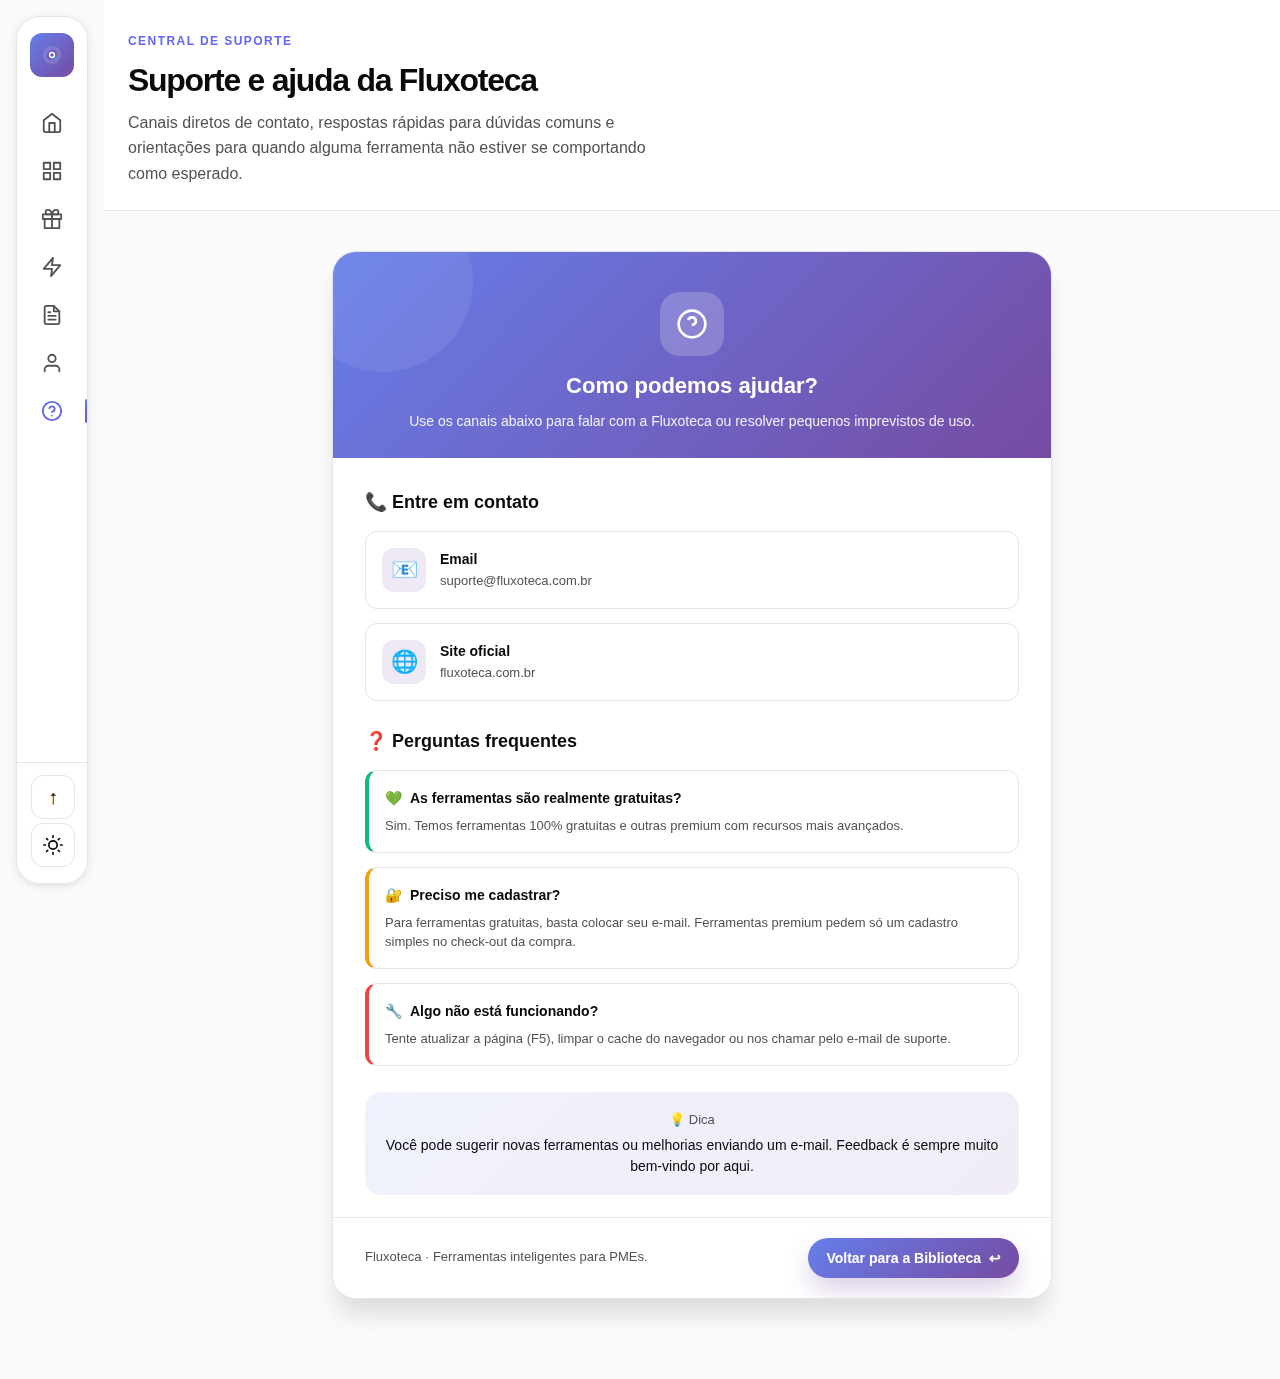
<file: suporte/index.html>
<!doctype html>
<html lang="pt-BR">
<head>
  <meta charset="UTF-8" />
  <meta name="viewport" content="width=device-width, initial-scale=1.0" />
  <meta name="theme-color" content="#667eea" />

  <title>Suporte | Fluxoteca · Ajuda e contato</title>
  <meta name="description" content="Central de suporte da Fluxoteca. Canais de contato, perguntas frequentes e orientações rápidas para usar as ferramentas gratuitas e premium." />

  <!-- Google Analytics 4 -->
  <script async src="https://www.googletagmanager.com/gtag/js?id=G-FXY7XHLX32"></script>
  <script>
    window.dataLayer = window.dataLayer || [];
    function gtag(){dataLayer.push(arguments);}
    gtag('js', new Date());
    gtag('config', 'G-FXY7XHLX32');
  </script>

  <style>
    /* =========================
       TOKENS BÁSICOS
    ========================== */
    :root {
      --bg-primary: #fafafa;
      --bg-secondary: #ffffff;
      --bg-glass: rgba(255, 255, 255, 0.85);
      --text-primary: #0a0a0a;
      --text-secondary: #525252;
      --accent-primary: #0f172a;
      --accent-hover: #1e293b;
      --accent-secondary: #6366f1;
      --border-color: #e5e5e5;
      --card-bg: #ffffff;
      --premium-bg: linear-gradient(135deg, #667eea 0%, #764ba2 100%);
      --shadow-sm: 0 1px 2px rgba(0, 0, 0, 0.05);
      --shadow-md: 0 4px 6px -1px rgba(0, 0, 0, 0.1);
      --shadow-lg: 0 20px 25px -5px rgba(0, 0, 0, 0.12);
      --shadow-glow: 0 0 40px rgba(99, 102, 241, 0.15);
    }

    [data-theme="dark"] {
      --bg-primary: #0a0a0a;
      --bg-secondary: #171717;
      --bg-glass: rgba(23, 23, 23, 0.85);
      --text-primary: #fafafa;
      --text-secondary: #a3a3a3;
      --accent-primary: #ffffff;
      --accent-hover: #f5f5f5;
      --accent-secondary: #818cf8;
      --border-color: #333333;
      --card-bg: #1a1a1a;
      --premium-bg: linear-gradient(135deg, #818cf8 0%, #a78bfa 100%);
      --shadow-sm: 0 1px 2px rgba(0, 0, 0, 0.5);
      --shadow-md: 0 4px 6px -1px rgba(0, 0, 0, 0.6);
      --shadow-lg: 0 20px 25px -5px rgba(0, 0, 0, 0.7);
      --shadow-glow: 0 0 40px rgba(129, 140, 248, 0.3);
    }

    * {
      margin: 0;
      padding: 0;
      box-sizing: border-box;
    }

    html, body {
      height: 100%;
    }

    body {
      font-family: 'Inter', -apple-system, BlinkMacSystemFont, 'Segoe UI', sans-serif;
      color: var(--text-primary);
      background: var(--bg-primary);
      line-height: 1.6;
      padding-left: 104px;
      transition: background-color 0.3s ease, color 0.3s ease;
    }

    .container {
      width: 100%;
      max-width: 1200px;
      margin: 0 auto;
      padding: 0 24px;
    }

    main {
      min-height: 100%;
    }

    /* =========================
       SIDEBAR
    ========================== */
    .sidebar {
      position: fixed;
      left: 16px;
      top: 16px;
      bottom: 16px;
      width: 72px;
      background: var(--bg-glass);
      border: 1px solid var(--border-color);
      border-radius: 24px;
      padding: 16px 0;
      z-index: 1000;
      box-shadow: 0 2px 8px rgba(0, 0, 0, 0.1);
      display: flex;
      flex-direction: column;
      gap: 8px;
      transition: all 0.3s cubic-bezier(0.4, 0, 0.2, 1);
      overflow: hidden;
      backdrop-filter: blur(20px) saturate(180%);
    }

    .sidebar:hover {
      width: 240px;
      box-shadow: var(--shadow-glow);
    }

    .sidebar-logo {
      width: 44px;
      height: 44px;
      margin: 0 auto 16px;
      border-radius: 12px;
      display: flex;
      align-items: center;
      justify-content: center;
      cursor: pointer;
      background: var(--premium-bg);
      transition: transform 0.3s ease;
      border: none !important;
      box-shadow: 0 0 0 rgba(0,0,0,0) !important;
      outline: none !important;
    }

    .sidebar-logo:hover {
      transform: scale(1.05);
    }

    .sidebar-logo-svg {
      width: 28px;
      height: 28px;
      display: block;
    }

    .sidebar-logo:focus-visible {
      outline: 2px solid var(--accent-secondary);
    }

    .sidebar-nav {
      flex: 1;
      display: flex;
      flex-direction: column;
      gap: 4px;
      padding: 0 14px;
      overflow-y: auto;
      scrollbar-width: none;
    }

    .sidebar-nav::-webkit-scrollbar {
      display: none;
    }

    .sidebar-item {
      position: relative;
      display: flex;
      align-items: center;
      justify-content: flex-start;
      gap: 12px;
      width: 44px;
      height: 44px;
      border-radius: 12px;
      background: transparent;
      border: none;
      cursor: pointer;
      padding: 0 10px;
      color: var(--text-secondary);
      white-space: nowrap;
      transition: all 0.2s ease;
    }

    .sidebar:hover .sidebar-item {
      width: 208px;
    }

    .sidebar-item:hover {
      background: var(--bg-secondary);
      color: var(--text-primary);
    }

    .sidebar-item[aria-current="page"] {
      background: var(--bg-secondary);
      color: var(--accent-secondary);
    }

    .sidebar-item[aria-current="page"]::after {
      content: '';
      position: absolute;
      right: -14px;
      top: 50%;
      transform: translateY(-50%);
      width: 4px;
      height: 24px;
      background: var(--premium-bg);
      border-radius: 2px 0 0 2px;
    }

    .sidebar-item svg {
      width: 22px;
      height: 22px;
      stroke: currentColor;
      fill: none;
      stroke-width: 2;
      stroke-linecap: round;
      stroke-linejoin: round;
      flex-shrink: 0;
    }

    .sidebar-item-text {
      font-size: 15px;
      font-weight: 600;
      opacity: 0;
      visibility: hidden;
      transition: all 0.2s ease;
      letter-spacing: -0.2px;
    }

    .sidebar:hover .sidebar-item-text {
      opacity: 1;
      visibility: visible;
    }

    .sidebar-footer {
      padding: 0 14px;
      display: flex;
      flex-direction: column;
      gap: 4px;
      border-top: 1px solid var(--border-color);
      padding-top: 12px;
      margin-top: 8px;
    }

    .back-to-top,
    .theme-toggle {
      width: 44px;
      height: 44px;
      background: var(--card-bg);
      border: 1px solid var(--border-color);
      border-radius: 12px;
      cursor: pointer;
      font-size: 20px;
      display: flex;
      align-items: center;
      justify-content: center;
      transition: all 0.2s ease;
      color: var(--text-primary);
    }

    .back-to-top:hover,
    .theme-toggle:hover {
      background: var(--bg-secondary);
      border-color: var(--accent-secondary);
      transform: translateY(-2px);
    }

    .mobile-sidebar-toggle {
      display: none;
      position: fixed;
      top: 16px;
      left: 16px;
      width: 44px;
      height: 44px;
      background: var(--bg-glass);
      border: 1px solid var(--border-color);
      border-radius: 12px;
      cursor: pointer;
      font-size: 20px;
      z-index: 1100;
      align-items: center;
      justify-content: center;
      box-shadow: var(--shadow-md);
      color: var(--text-primary);
    }

    .mobile-sidebar-overlay {
      position: fixed;
      inset: 0;
      background: rgba(0, 0, 0, 0.5);
      z-index: 999;
      opacity: 0;
      pointer-events: none;
      transition: opacity 0.3s ease;
    }

    .mobile-sidebar-overlay.active {
      opacity: 1;
      pointer-events: all;
    }

    @media (max-width: 900px) {
      body {
        padding-left: 0;
      }

      .sidebar {
        transform: translateX(-120%);
        left: 16px;
        width: 260px;
      }

      .sidebar:hover {
        width: 260px;
      }

      .sidebar.open {
        transform: translateX(0);
      }

      .sidebar.open .sidebar-item {
        width: 228px;
      }

      .sidebar.open .sidebar-item-text {
        opacity: 1;
        visibility: visible;
      }

      .mobile-sidebar-toggle {
        display: flex;
      }
    }

    /* =========================
       HEADER / HERO DA PÁGINA
    ========================== */
    .support-page-header {
      background: var(--bg-secondary);
      border-bottom: 1px solid var(--border-color);
      padding: 32px 0 24px;
    }

    .support-page-eyebrow {
      font-size: 12px;
      font-weight: 600;
      letter-spacing: 0.12em;
      text-transform: uppercase;
      color: var(--accent-secondary);
      margin-bottom: 10px;
    }

    .support-page-title {
      font-size: 32px;
      line-height: 1.2;
      letter-spacing: -0.04em;
      margin-bottom: 10px;
    }

    .support-page-subtitle {
      font-size: 16px;
      color: var(--text-secondary);
      max-width: 560px;
    }

    /* =========================
       CARTÃO DE SUPORTE
    ========================== */
    .support-wrapper {
      padding: 40px 0 80px;
    }

    .support-card-page {
      max-width: 720px;
      margin: 0 auto;
      background: var(--card-bg);
      border-radius: 24px;
      border: 1px solid var(--border-color);
      box-shadow: var(--shadow-lg);
      overflow: hidden;
    }

    .support-modal-hero {
      position: relative;
      padding: 40px 24px 26px;
      background: linear-gradient(135deg, #667eea 0%, #764ba2 100%);
      color: #fff;
      text-align: center;
      overflow: hidden;
    }

    .support-modal-orb {
      position: absolute;
      width: 180px;
      height: 180px;
      border-radius: 999px;
      background: rgba(255, 255, 255, 0.08);
      top: -60px;
      left: -40px;
    }

    .support-modal-icon {
      position: relative;
      width: 64px;
      height: 64px;
      margin: 0 auto 12px;
      border-radius: 20px;
      background: rgba(255, 255, 255, 0.2);
      display: flex;
      align-items: center;
      justify-content: center;
    }

    .support-modal-icon svg {
      width: 32px;
      height: 32px;
      stroke: #ffffff;
      fill: none;
      stroke-width: 2;
    }

    .support-modal-hero h1 {
      position: relative;
      font-size: 22px;
      margin-bottom: 6px;
    }

    .support-modal-hero p {
      position: relative;
      font-size: 14px;
      opacity: 0.9;
    }

    .support-modal-body {
      padding: 30px 32px 22px 32px;
    }

    .support-section {
      margin-bottom: 26px;
    }

    .support-section-title {
      font-size: 18px;
      font-weight: 700;
      margin-bottom: 14px;
      color: var(--text-primary);
      display: flex;
      align-items: center;
      gap: 6px;
    }

    .support-contact-grid {
      display: grid;
      gap: 14px;
    }

    .support-card {
      background: var(--bg-secondary);
      border: 1px solid var(--border-color);
      border-radius: 12px;
      padding: 16px;
      display: flex;
      align-items: center;
      gap: 14px;
    }

    .support-card-icon {
      width: 44px;
      height: 44px;
      border-radius: 12px;
      background: rgba(118, 75, 162, 0.12);
      display: flex;
      align-items: center;
      justify-content: center;
      font-size: 22px;
    }

    .support-card-title {
      font-size: 14px;
      font-weight: 600;
      color: var(--text-primary);
    }

    .support-card-text {
      font-size: 13px;
      color: var(--text-secondary);
    }

    .support-faq-list {
      display: flex;
      flex-direction: column;
      gap: 14px;
    }

    .support-faq {
      background: var(--bg-secondary);
      border: 1px solid var(--border-color);
      border-radius: 12px;
      padding: 16px;
      border-left: 4px solid #10b981;
    }

    .support-faq--yellow {
      border-left-color: #f59e0b;
    }

    .support-faq--red {
      border-left-color: #ef4444;
    }

    .support-faq-header {
      display: flex;
      align-items: center;
      gap: 8px;
      font-size: 14px;
      font-weight: 600;
      color: var(--text-primary);
      margin-bottom: 8px;
    }

    .support-faq-text {
      font-size: 13px;
      color: var(--text-secondary);
      line-height: 1.45;
    }

    .support-tip {
      background: linear-gradient(
        135deg,
        rgba(102, 126, 234, 0.10) 0%,
        rgba(118, 75, 162, 0.10) 100%
      );
      padding: 18px 16px;
      border-radius: 16px;
      text-align: center;
      margin-top: 8px;
    }

    .support-tip-label {
      color: var(--text-secondary);
      font-size: 13px;
      margin-bottom: 4px;
    }

    .support-tip-text {
      color: var(--text-primary);
      font-size: 14px;
      line-height: 1.5;
    }

    .support-footer {
      padding: 20px 32px;
      background: var(--bg-secondary);
      border-top: 1px solid var(--border-color);
      display: flex;
      justify-content: space-between;
      align-items: center;
      gap: 12px;
      flex-wrap: wrap;
      font-size: 13px;
      color: var(--text-secondary);
    }

    .support-primary-btn {
      padding: 12px 18px;
      border-radius: 999px;
      border: none;
      cursor: pointer;
      font-size: 14px;
      font-weight: 600;
      color: #fff;
      background: linear-gradient(135deg, #667eea 0%, #764ba2 100%);
      box-shadow: 0 12px 24px rgba(118, 75, 162, 0.25);
      display: inline-flex;
      align-items: center;
      gap: 8px;
    }

    .support-primary-btn:hover {
      transform: translateY(-1px);
    }

    .support-footer a {
      color: var(--accent-secondary);
      text-decoration: none;
      font-weight: 500;
    }

    .support-footer a:hover {
      color: var(--accent-primary);
    }

    /* Responsivo cartão */
    @media (max-width: 640px) {
      .support-modal-body {
        padding: 24px 20px 18px 20px;
      }

      .support-footer {
        padding: 16px 20px;
        flex-direction: column;
        align-items: stretch;
        text-align: left;
      }

      .support-primary-btn {
        justify-content: center;
        width: 100%;
      }

      .support-page-title {
        font-size: 26px;
      }

      .support-page-subtitle {
        font-size: 14px;
      }

      .support-card-page {
        border-radius: 20px;
      }
    }
  </style>
</head>

<body>
  <!-- Botão mobile para abrir sidebar -->
  <button class="mobile-sidebar-toggle" id="mobileSidebarToggle" aria-label="Abrir navegação lateral">
    ☰
  </button>
  <div class="mobile-sidebar-overlay" id="mobileSidebarOverlay"></div>

  <!-- Sidebar -->
  <aside class="sidebar" id="sidebar" role="navigation" aria-label="Navegação principal">
    <button class="sidebar-logo" onclick="window.location.href='https://fluxoteca.com.br/'" aria-label="Ir para página inicial da Fluxoteca">
      <svg class="sidebar-logo-svg" viewBox="0 0 80 80" xmlns="http://www.w3.org/2000/svg" aria-hidden="true" focusable="false">
        <defs>
          <linearGradient id="sidebarLogoGradient" x1="0%" y1="0%" x2="100%" y2="100%">
            <stop offset="0%" style="stop-color:#667eea;stop-opacity:1" />
            <stop offset="50%" style="stop-color:#764ba2;stop-opacity:1" />
            <stop offset="100%" style="stop-color:#4facfe;stop-opacity:1" />
          </linearGradient>
        </defs>
        <circle cx="40" cy="40" r="26" fill="rgba(255,255,255,0.14)" />
        <circle cx="40" cy="40" r="16" fill="url(#sidebarLogoGradient)" />
        <circle cx="40" cy="40" r="9" fill="#ffffff" />
        <circle cx="40" cy="40" r="5" fill="url(#sidebarLogoGradient)" />
      </svg>
    </button>

    <nav class="sidebar-nav">
      <!-- Início -->
      <button type="button" class="sidebar-item" aria-label="Ir para a página inicial"
              onclick="window.location.href='https://fluxoteca.com.br/'">
        <svg viewBox="0 0 24 24">
          <path d="M3 9l9-7 9 7v11a2 2 0 0 1-2 2H5a2 2 0 0 1-2-2z" />
          <polyline points="9 22 9 12 15 12 15 22" />
        </svg>
        <span class="sidebar-item-text">Início</span>
      </button>

      <!-- Ferramentas / Biblioteca -->
      <button type="button" class="sidebar-item" aria-label="Explorar ferramentas na Biblioteca"
              onclick="window.location.href='https://fluxoteca.com.br/biblioteca/'">
        <svg viewBox="0 0 24 24">
          <rect x="3" y="3" width="7" height="7" />
          <rect x="14" y="3" width="7" height="7" />
          <rect x="14" y="14" width="7" height="7" />
          <rect x="3" y="14" width="7" height="7" />
        </svg>
        <span class="sidebar-item-text">Ferramentas</span>
      </button>

      <!-- Gratuitas -->
      <button type="button" class="sidebar-item" aria-label="Abrir biblioteca gratuita"
              onclick="window.location.href='https://fluxoteca.com.br/biblioteca/#gratuitas'">
        <svg viewBox="0 0 24 24">
          <polyline points="20 12 20 22 4 22 4 12" />
          <rect x="2" y="7" width="20" height="5" />
          <line x1="12" y1="22" x2="12" y2="7" />
          <path d="M12 7H7.5a2.5 2.5 0 0 1 0-5C11 2 12 7 12 7z" />
          <path d="M12 7h4.5a2.5 2.5 0 0 0 0-5C13 2 12 7 12 7z" />
        </svg>
        <span class="sidebar-item-text">Gratuitas</span>
      </button>

      <!-- Prompts PME -->
      <button type="button" class="sidebar-item" aria-label="Abrir o Painel de Prompts PME"
              onclick="window.location.href='https://fluxoteca.com.br/prompts-pme/'">
        <svg viewBox="0 0 24 24">
          <polygon points="13 2 3 14 12 14 11 22 21 10 12 10 13 2" />
        </svg>
        <span class="sidebar-item-text">Prompts PME</span>
      </button>

      <!-- Blog -->
      <button type="button" class="sidebar-item" aria-label="Abrir o Blog da Fluxoteca"
              onclick="window.location.href='https://fluxoteca.com.br/blog/'">
        <svg viewBox="0 0 24 24">
          <path d="M14 2H6a2 2 0 0 0-2 2v16a2 2 0 0 0 2 2h12a2 2 0 0 0 2-2V8z" />
          <polyline points="14 2 14 8 20 8" />
          <line x1="16" y1="13" x2="8" y2="13" />
          <line x1="16" y1="17" x2="8" y2="17" />
          <polyline points="10 9 9 9 8 9" />
        </svg>
        <span class="sidebar-item-text">Blog</span>
      </button>

      <!-- Sobre -->
      <button type="button" class="sidebar-item" aria-label="Sobre a Fluxoteca"
              onclick="window.location.href='https://fluxoteca.com.br/#sobre'">
        <svg viewBox="0 0 24 24">
          <path d="M20 21v-2a4 4 0 0 0-4-4H8a4 4 0 0 0-4 4v2" />
          <circle cx="12" cy="7" r="4" />
        </svg>
        <span class="sidebar-item-text">Sobre</span>
      </button>

      <!-- Suporte (rota atual) -->
      <button type="button" class="sidebar-item" aria-label="Ajuda e contato" aria-current="page">
        <svg viewBox="0 0 24 24">
          <circle cx="12" cy="12" r="10" />
          <path d="M9.09 9a3 3 0 0 1 5.83 1c0 2-3 3-3 3" />
          <line x1="12" y1="17" x2="12.01" y2="17" />
        </svg>
        <span class="sidebar-item-text">Suporte</span>
      </button>
    </nav>

    <div class="sidebar-footer">
      <button type="button" class="back-to-top" id="backToTop" aria-label="Voltar ao topo">
        ↑
      </button>

      <button type="button" class="theme-toggle" id="themeToggle" aria-label="Alternar tema claro/escuro">
        <svg id="themeIcon" viewBox="0 0 24 24" style="width:20px;height:20px;stroke:currentColor;fill:none;stroke-width:2;stroke-linecap:round;stroke-linejoin:round;">
          <circle cx="12" cy="12" r="5" />
          <line x1="12" y1="1" x2="12" y2="3" />
          <line x1="12" y1="21" x2="12" y2="23" />
          <line x1="4.22" y1="4.22" x2="5.64" y2="5.64" />
          <line x1="18.36" y1="18.36" x2="19.78" y2="19.78" />
          <line x1="1" y1="12" x2="3" y2="12" />
          <line x1="21" y1="12" x2="23" y2="12" />
          <line x1="4.22" y1="19.78" x2="5.64" y2="18.36" />
          <line x1="18.36" y1="5.64" x2="19.78" y2="4.22" />
        </svg>
      </button>
    </div>
  </aside>

  <main>
    <!-- Header da página -->
    <section class="support-page-header">
      <div class="container">
        <div>
          <div class="support-page-eyebrow">Central de suporte</div>
          <h1 class="support-page-title">Suporte e ajuda da Fluxoteca</h1>
          <p class="support-page-subtitle">
            Canais diretos de contato, respostas rápidas para dúvidas comuns e orientações
            para quando alguma ferramenta não estiver se comportando como esperado.
          </p>
        </div>
      </div>
    </section>

    <!-- Cartão de suporte -->
    <section class="support-wrapper">
      <div class="container">
        <div class="support-card-page" aria-labelledby="supportMainTitle">
          <div class="support-modal-hero">
            <div class="support-modal-orb"></div>
            <div class="support-modal-icon">
              <svg viewBox="0 0 24 24" aria-hidden="true">
                <circle cx="12" cy="12" r="10"></circle>
                <path d="M9.09 9a3 3 0 0 1 5.83 1c0 2-3 3-3 3"></path>
                <line x1="12" y1="17" x2="12.01" y2="17"></line>
              </svg>
            </div>
            <h1 id="supportMainTitle">Como podemos ajudar?</h1>
            <p>Use os canais abaixo para falar com a Fluxoteca ou resolver pequenos imprevistos de uso.</p>
          </div>

          <div class="support-modal-body">
            <!-- Contato -->
            <div class="support-section">
              <h2 class="support-section-title">📞 Entre em contato</h2>

              <div class="support-contact-grid">
                <div class="support-card">
                  <div class="support-card-icon">📧</div>
                  <div>
                    <div class="support-card-title">Email</div>
                    <div class="support-card-text">suporte@fluxoteca.com.br</div>
                  </div>
                </div>

                <div class="support-card">
                  <div class="support-card-icon">🌐</div>
                  <div>
                    <div class="support-card-title">Site oficial</div>
                    <div class="support-card-text">fluxoteca.com.br</div>
                  </div>
                </div>
              </div>
            </div>

            <!-- FAQ -->
            <div class="support-section">
              <h2 class="support-section-title">❓ Perguntas frequentes</h2>

              <div class="support-faq-list">
                <div class="support-faq">
                  <div class="support-faq-header">
                    <span>💚</span>
                    <strong>As ferramentas são realmente gratuitas?</strong>
                  </div>
                  <p class="support-faq-text">
                    Sim. Temos ferramentas 100% gratuitas e outras premium com recursos mais avançados.
                  </p>
                </div>

                <div class="support-faq support-faq--yellow">
                  <div class="support-faq-header">
                    <span>🔐</span>
                    <strong>Preciso me cadastrar?</strong>
                  </div>
                  <p class="support-faq-text">
                    Para ferramentas gratuitas, basta colocar seu e-mail. Ferramentas premium pedem
                    só um cadastro simples no check-out da compra.
                  </p>
                </div>

                <div class="support-faq support-faq--red">
                  <div class="support-faq-header">
                    <span>🔧</span>
                    <strong>Algo não está funcionando?</strong>
                  </div>
                  <p class="support-faq-text">
                    Tente atualizar a página (F5), limpar o cache do navegador ou nos chamar pelo e-mail de suporte.
                  </p>
                </div>
              </div>
            </div>

            <!-- Dica -->
            <div class="support-tip">
              <p class="support-tip-label">💡 Dica</p>
              <p class="support-tip-text">
                Você pode sugerir novas ferramentas ou melhorias enviando um e-mail.
                Feedback é sempre muito bem-vindo por aqui.
              </p>
            </div>
          </div>

          <div class="support-footer">
            <span>Fluxoteca · Ferramentas inteligentes para PMEs.</span>
            <button type="button" class="support-primary-btn" onclick="window.location.href='https://fluxoteca.com.br/biblioteca/'">
              <span>Voltar para a Biblioteca</span> <span>↩</span>
            </button>
          </div>
        </div>
      </div>
    </section>
  </main>

  <script>
    // Tema
    (function () {
      const root = document.documentElement;
      const themeToggle = document.getElementById('themeToggle');
      const themeIcon = document.getElementById('themeIcon');

      function applyTheme(theme) {
        if (theme === 'dark') {
          root.setAttribute('data-theme', 'dark');
          if (themeIcon) {
            themeIcon.innerHTML = '<path d="M21 12.79A9 9 0 1 1 11.21 3 7 7 0 0 0 21 12.79z"></path>';
          }
        } else {
          root.removeAttribute('data-theme');
          if (themeIcon) {
            themeIcon.innerHTML =
              '<circle cx="12" cy="12" r="5" />' +
              '<line x1="12" y1="1" x2="12" y2="3" />' +
              '<line x1="12" y1="21" x2="12" y2="23" />' +
              '<line x1="4.22" y1="4.22" x2="5.64" y2="5.64" />' +
              '<line x1="18.36" y1="18.36" x2="19.78" y2="19.78" />' +
              '<line x1="1" y1="12" x2="3" y2="12" />' +
              '<line x1="21" y1="12" x2="23" y2="12" />' +
              '<line x1="4.22" y1="19.78" x2="5.64" y2="18.36" />' +
              '<line x1="18.36" y1="5.64" x2="19.78" y2="4.22" />';
          }
        }
      }

      const savedTheme = localStorage.getItem('fluxoteca-theme');
      if (savedTheme) {
        applyTheme(savedTheme);
      }

      if (themeToggle) {
        themeToggle.addEventListener('click', function () {
          const isDark = root.getAttribute('data-theme') === 'dark';
          const newTheme = isDark ? 'light' : 'dark';
          applyTheme(newTheme);
          localStorage.setItem('fluxoteca-theme', newTheme);
        });
      }
    })();

    // Sidebar mobile
    (function () {
      const sidebar = document.getElementById('sidebar');
      const toggleBtn = document.getElementById('mobileSidebarToggle');
      const overlay = document.getElementById('mobileSidebarOverlay');

      if (!sidebar || !toggleBtn || !overlay) return;

      function openSidebar() {
        sidebar.classList.add('open');
        overlay.classList.add('active');
        document.body.style.overflow = 'hidden';
      }

      function closeSidebar() {
        sidebar.classList.remove('open');
        overlay.classList.remove('active');
        document.body.style.overflow = '';
      }

      toggleBtn.addEventListener('click', function () {
        const isOpen = sidebar.classList.contains('open');
        if (isOpen) {
          closeSidebar();
        } else {
          openSidebar();
        }
      });

      overlay.addEventListener('click', closeSidebar);

      const sidebarItems = sidebar.querySelectorAll('.sidebar-item');
      sidebarItems.forEach(item => {
        item.addEventListener('click', () => {
          if (window.innerWidth <= 900) {
            closeSidebar();
          }
        });
      });
    })();

    // Voltar ao topo
    (function () {
      const backToTop = document.getElementById('backToTop');
      if (!backToTop) return;

      backToTop.addEventListener('click', function () {
        window.scrollTo({ top: 0, behavior: 'smooth' });
      });

      window.addEventListener('scroll', () => {
        backToTop.style.opacity = window.scrollY > 300 ? '1' : '0.7';
      });
    })();
  </script>
</body>
</html>
</file>
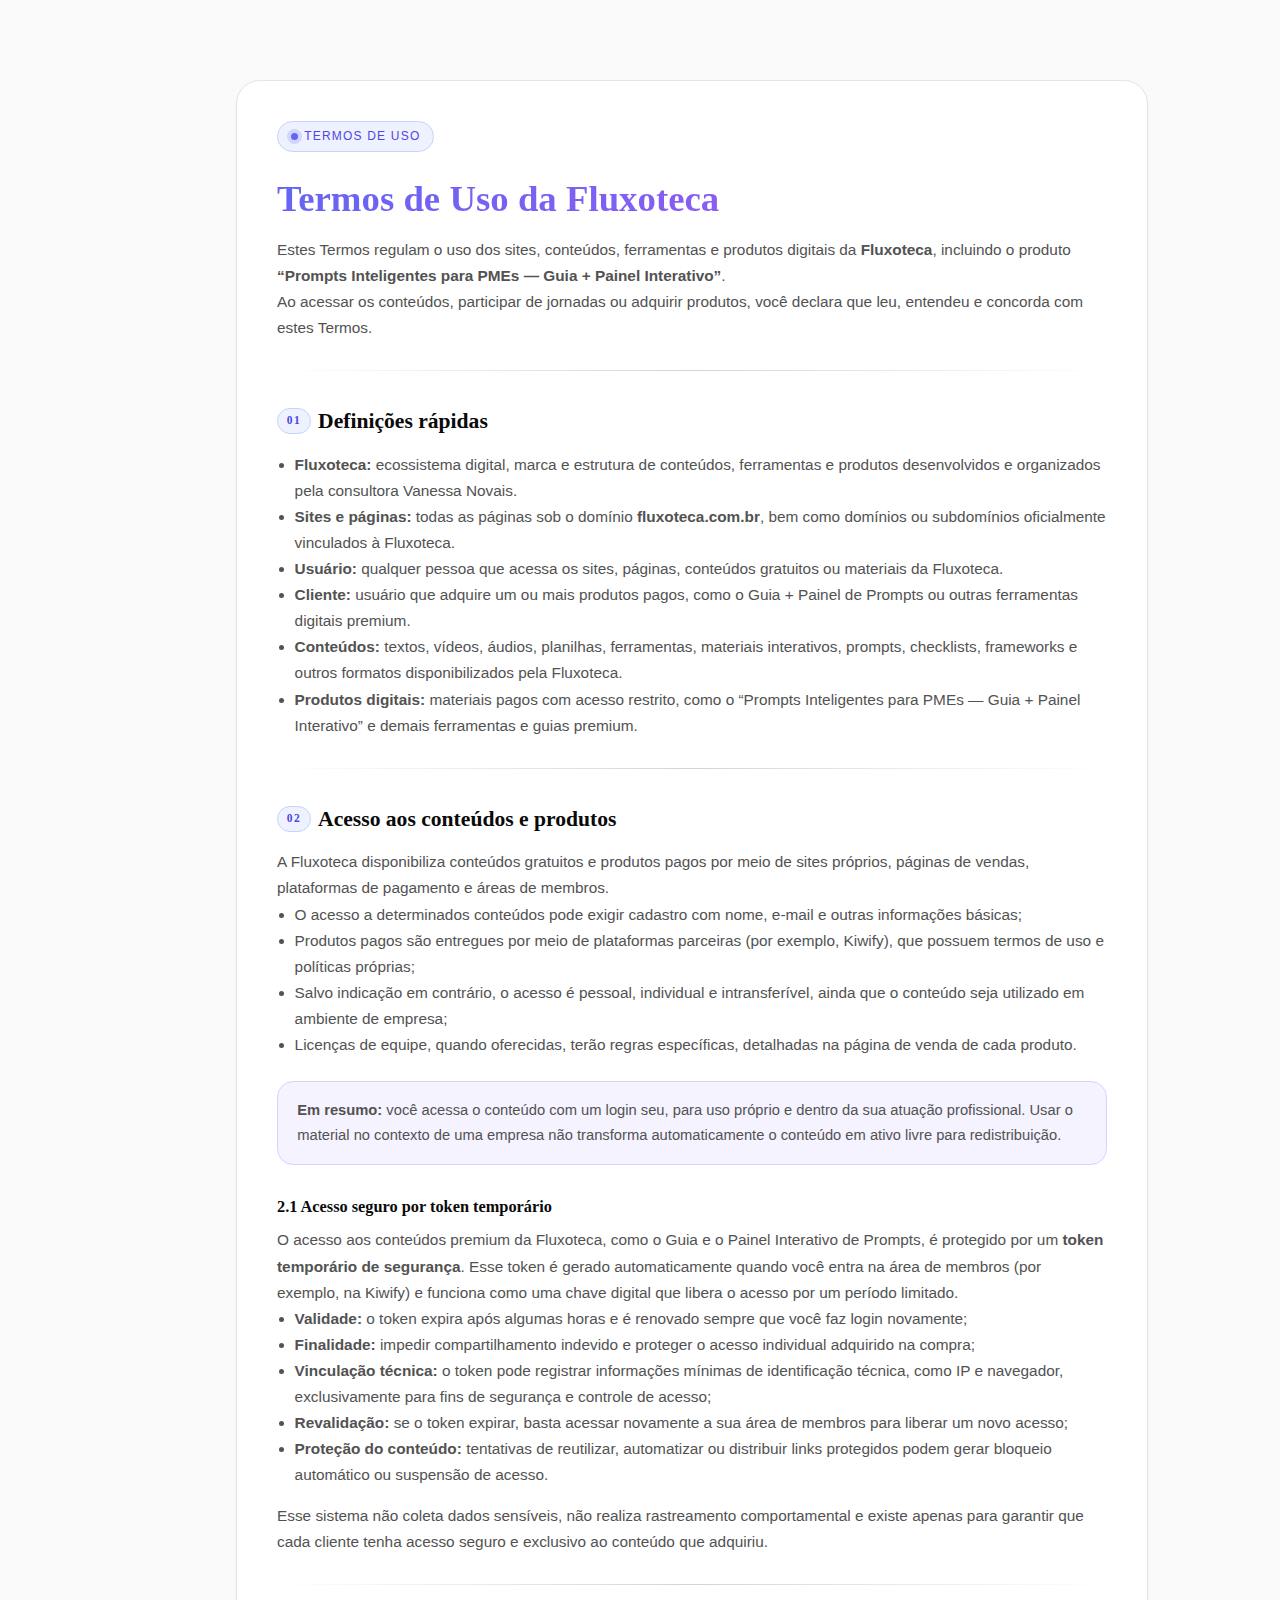
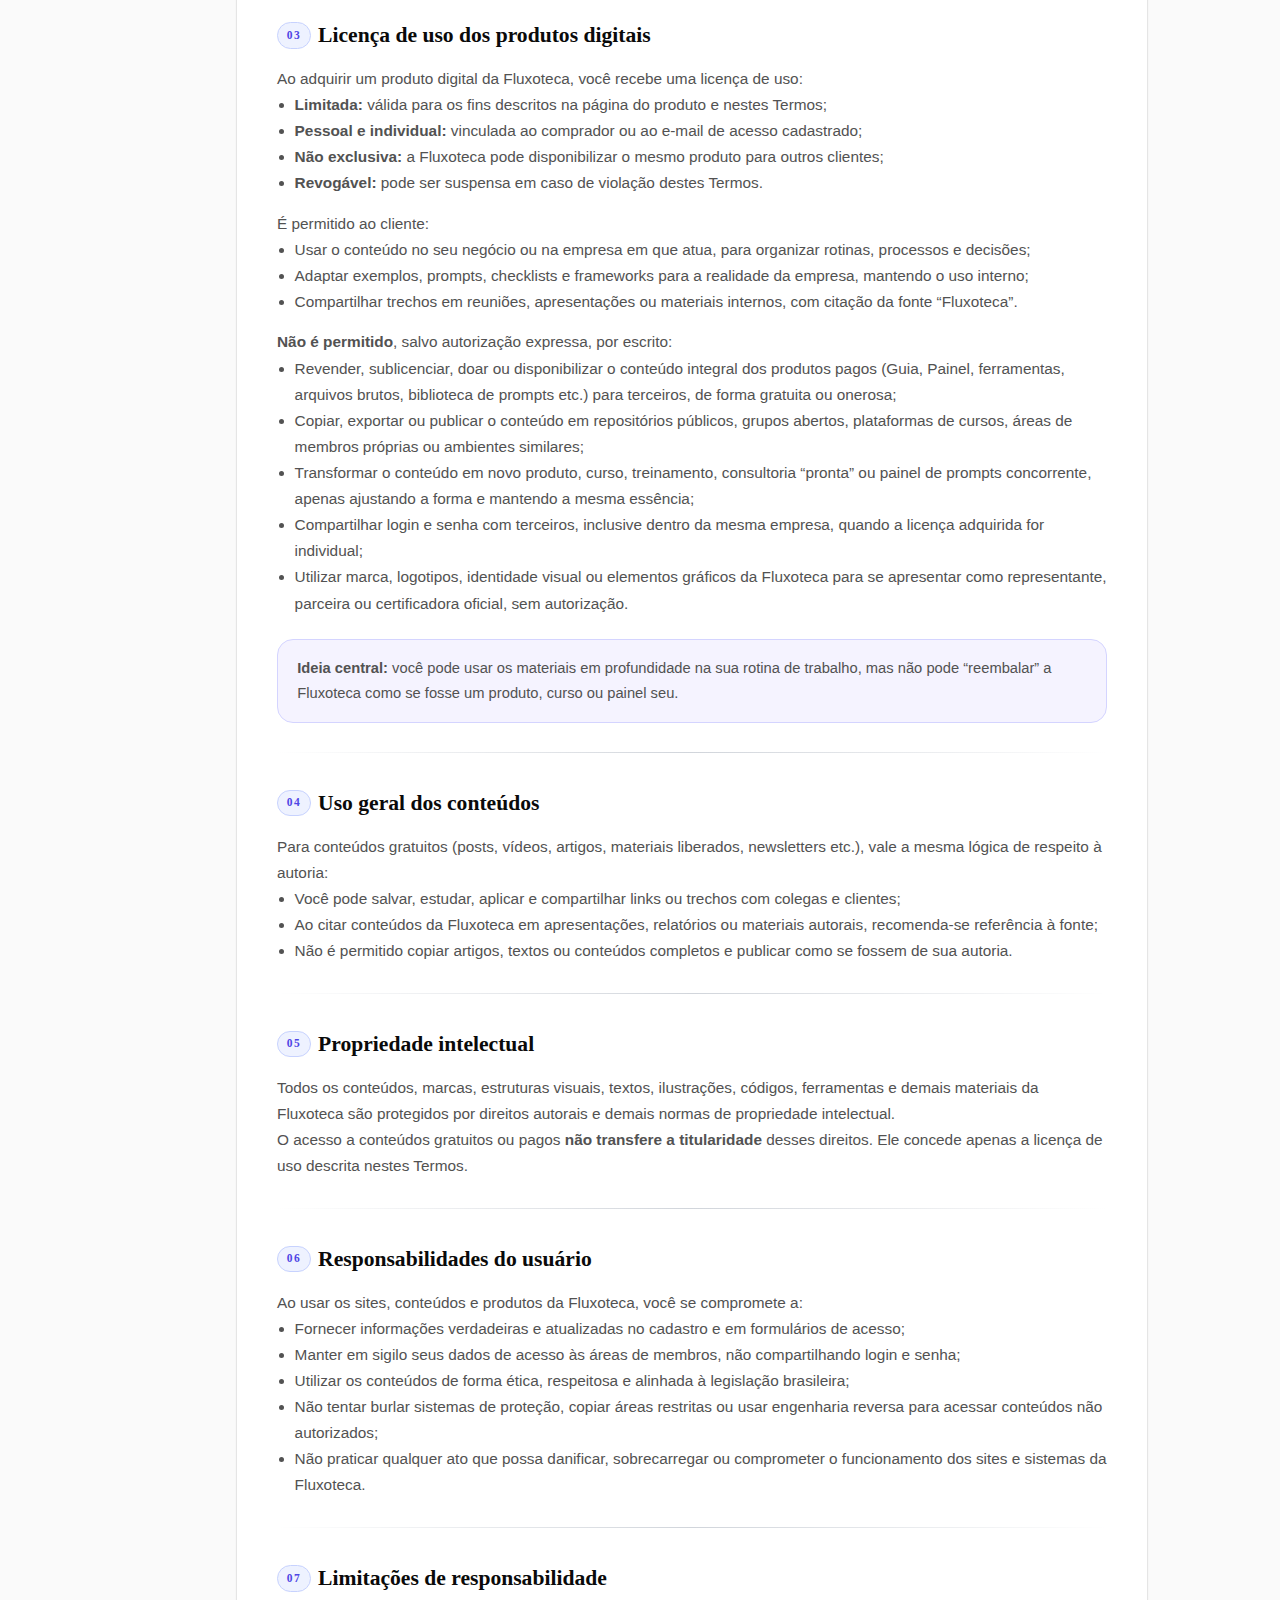
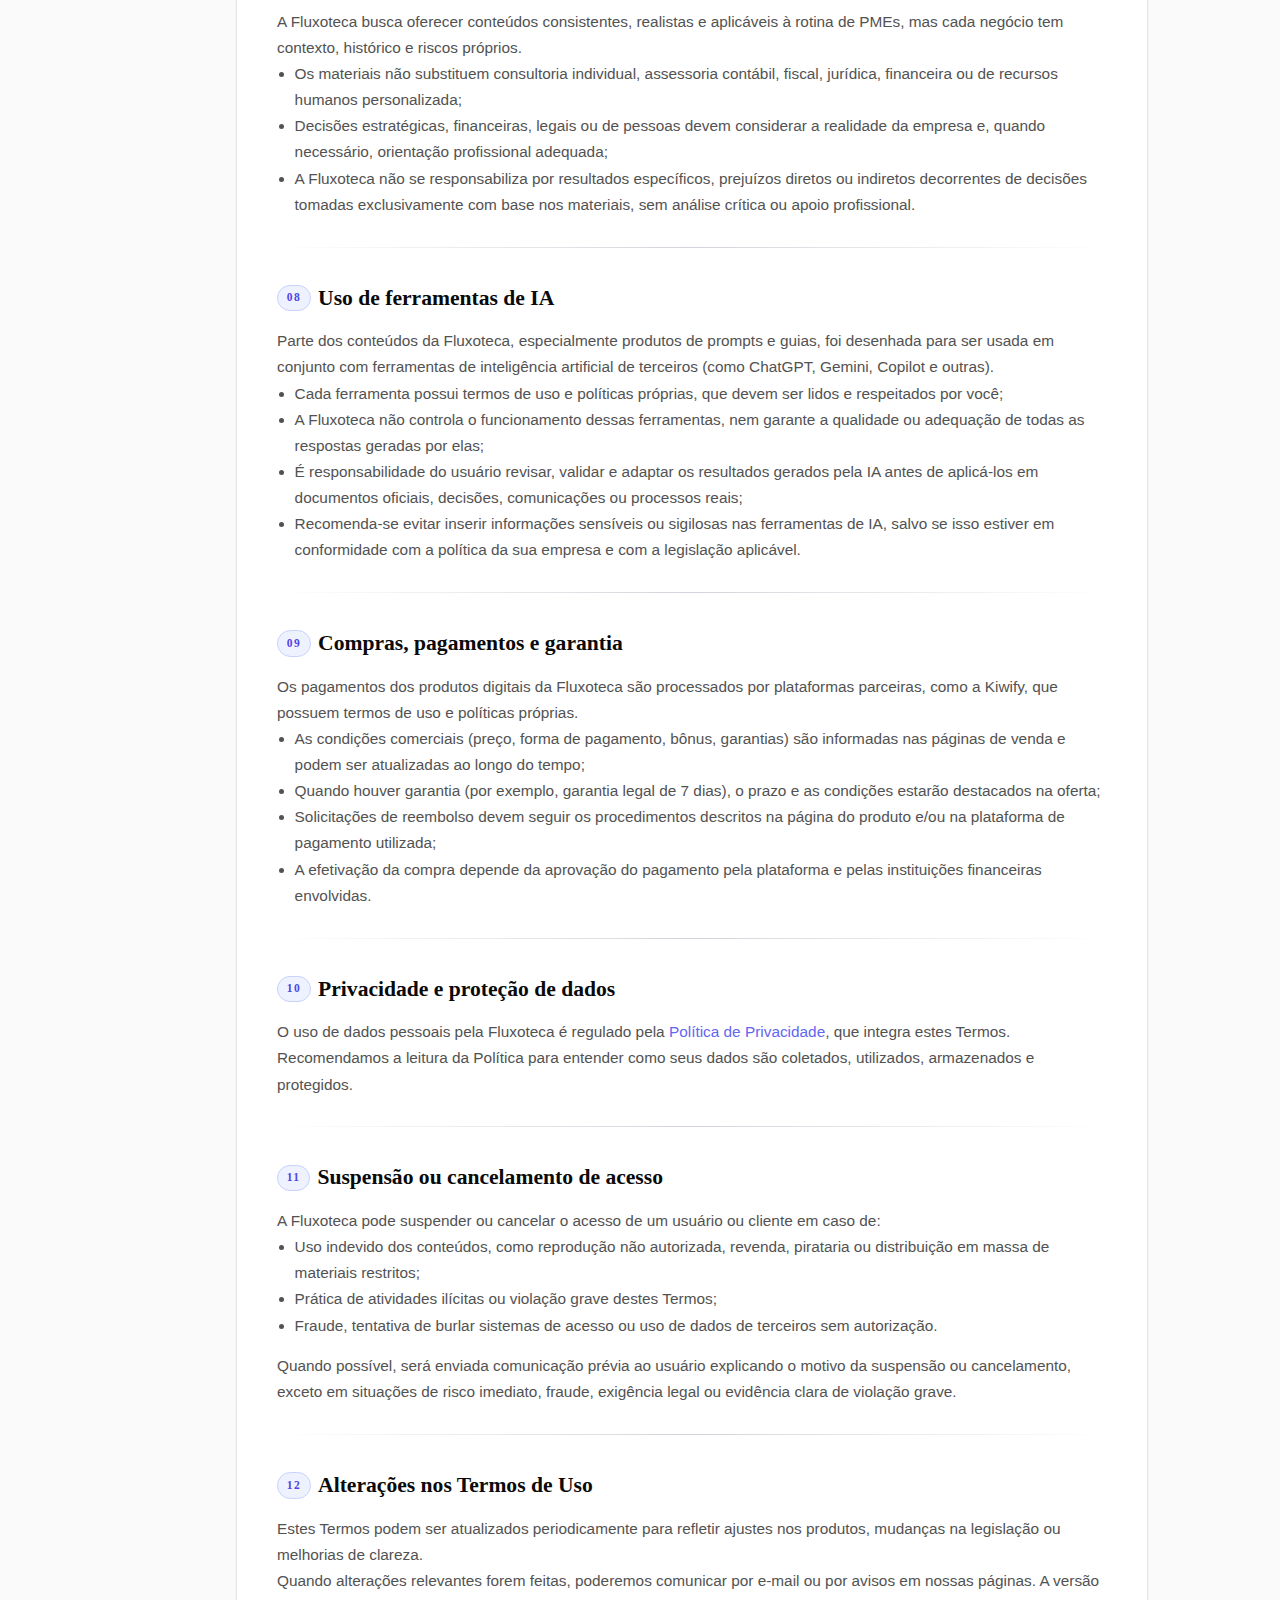
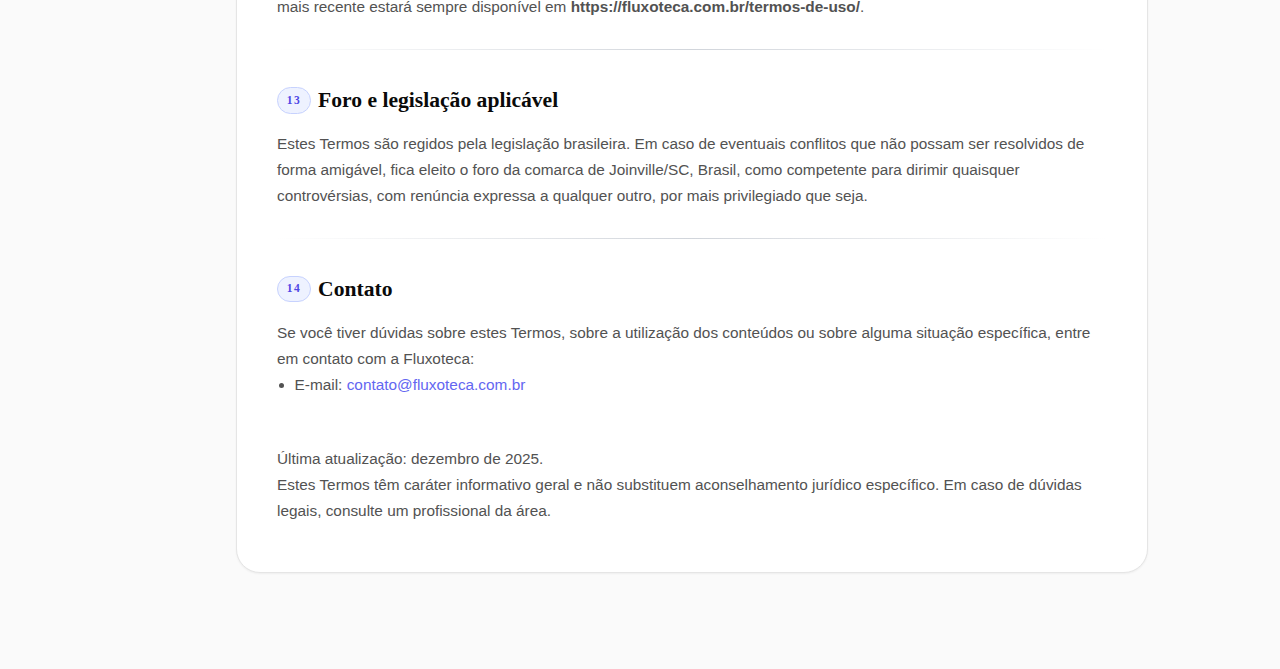
<file: termos-de-uso/index.html>
<!DOCTYPE html>
<html lang="pt-BR">
<head>
  <meta charset="UTF-8">
  <title>Termos de Uso | Fluxoteca</title>
  <meta name="viewport" content="width=device-width, initial-scale=1.0">
  <meta name="description" content="Termos de Uso da Fluxoteca. Condições para utilização dos sites, conteúdos, ferramentas e produtos digitais.">
  <link rel="canonical" href="https://fluxoteca.com.br/termos-de-uso/">
  <meta name="robots" content="index, follow">

  <style>
    /* ===== VARIÁVEIS ALINHADAS AO NOVO VISUAL ===== */
    :root {
      --bg-primary: #fafafa;
      --bg-secondary: #ffffff;

      --text-primary: #0a0a0a;
      --text-secondary: #525252;
      --text-muted: #737373;

      --accent-secondary: #6366f1;
      --border-color: #e5e5e5;

      --shadow-sm: 0 1px 2px rgba(0,0,0,0.05);
    }

    [data-theme="dark"] {
      --bg-primary: #0a0a0a;
      --bg-secondary: #ffffff;
      --text-primary: #0a0a0a;
      --text-secondary: #4b5563;
      --text-muted: #6b7280;
      --border-color: #e5e5e5;
    }

    * {
      margin: 0;
      padding: 0;
      box-sizing: border-box;
    }

    body {
      font-family: 'Inter', -apple-system, BlinkMacSystemFont, "Segoe UI", sans-serif;
      background: var(--bg-primary);
      color: var(--text-secondary);
      line-height: 1.7;
      padding-left: 104px; /* sidebar */
      -webkit-font-smoothing: antialiased;
    }

    .page-wrapper {
      max-width: 960px;
      margin: 0 auto;
      padding: 80px 24px 96px;
    }

    .legal-shell {
      background: var(--bg-secondary);
      border: 1px solid var(--border-color);
      border-radius: 24px;
      padding: 40px 40px 48px;
      box-shadow: var(--shadow-sm);
      position: relative;
    }

    .chip {
      display: inline-flex;
      align-items: center;
      gap: 0.4rem;
      padding: 0.25rem 0.8rem;
      border-radius: 999px;
      background: #eef2ff;
      border: 1px solid #c7d2fe;
      font-size: 0.75rem;
      text-transform: uppercase;
      letter-spacing: 0.1em;
      color: #4f46e5;
      margin-bottom: 1rem;
    }

    .chip-dot {
      width: 7px;
      height: 7px;
      border-radius: 999px;
      background: #6366f1;
      box-shadow: 0 0 0 4px rgba(99,102,241,0.2);
    }

    /* ===== TÍTULOS ===== */
    h1, h2, h3 {
      font-family: "Playfair Display", Georgia, serif;
      color: var(--text-primary);
    }

    h1 {
      font-size: 2.3rem;
      margin-bottom: 0.4rem;
      background: linear-gradient(135deg, #6366f1, #a855f7);
      -webkit-background-clip: text;
      background-clip: text;
      -webkit-text-fill-color: transparent;
    }

    h2 {
      font-size: 1.35rem;
      margin-top: 2rem;
      margin-bottom: .75rem;
      display: flex;
      align-items: center;
      gap: .45rem;
    }

    h2 .section-badge {
      font-size: .72rem;
      text-transform: uppercase;
      letter-spacing: .12em;
      padding: .15rem .55rem;
      border-radius: 999px;
      background: #eef2ff;
      border: 1px solid #c7d2fe;
      color: #4f46e5;
    }

    h3 {
      font-size: 1.02rem;
      margin-top: 1.4rem;
      margin-bottom: .4rem;
    }

    p, li {
      font-size: .96rem;
      line-height: 1.7;
      color: var(--text-secondary);
    }

    ul {
      padding-left: 1.1rem;
      margin-bottom: .9rem;
    }

    .highlight-box {
      border-radius: 16px;
      border: 1px solid #d4d4ff;
      padding: 1rem 1.2rem;
      background: #f5f3ff;
      margin: 1.4rem 0 1.8rem;
      font-size: .92rem;
    }

    .section-divider {
      margin: 1.8rem 0 1.2rem;
      height: 1px;
      border: 0;
      background: linear-gradient(90deg, rgba(229,231,235,0), rgba(209,213,219,1), rgba(229,231,235,0));
    }

    /* LINKS */
    a {
      color: var(--accent-secondary);
      text-decoration: none;
      position: relative;
    }

    a::after {
      content: "";
      position: absolute;
      bottom: -1px;
      left: 0;
      width: 0;
      height: 1px;
      background: var(--accent-secondary);
      transition: width .2s ease;
    }

    a:hover::after {
      width: 100%;
    }

    footer {
      margin-top: 3rem;
      font-size: .85rem;
      color: var(--text-muted);
    }

    @media (max-width: 768px) {
      body { padding-left: 0; }

      .page-wrapper {
        padding: 64px 16px 80px;
      }

      .legal-shell {
        padding: 28px 20px 32px;
        border-radius: 20px;
      }

      h1 { font-size: 1.9rem; }
      h2 { font-size: 1.18rem; }
    }
  </style>
</head>

<body>
  <main class="page-wrapper">
    <section class="legal-shell">
      <span class="chip">
        <span class="chip-dot"></span>
        Termos de Uso
      </span>

      <h1>Termos de Uso da Fluxoteca</h1>

      <p>
        Estes Termos regulam o uso dos sites, conteúdos, ferramentas e produtos digitais da
        <strong>Fluxoteca</strong>, incluindo o produto
        <strong>“Prompts Inteligentes para PMEs — Guia + Painel Interativo”</strong>.
      </p>

      <p>
        Ao acessar os conteúdos, participar de jornadas ou adquirir produtos, você declara que leu,
        entendeu e concorda com estes Termos.
      </p>

      <hr class="section-divider">

      <!-- 01. DEFINIÇÕES RÁPIDAS -->
      <h2><span class="section-badge">01</span> Definições rápidas</h2>
      <ul>
        <li>
          <strong>Fluxoteca:</strong> ecossistema digital, marca e estrutura de conteúdos, ferramentas e produtos
          desenvolvidos e organizados pela consultora Vanessa Novais.
        </li>
        <li>
          <strong>Sites e páginas:</strong> todas as páginas sob o domínio
          <strong>fluxoteca.com.br</strong>, bem como domínios ou subdomínios oficialmente vinculados à Fluxoteca.
        </li>
        <li>
          <strong>Usuário:</strong> qualquer pessoa que acessa os sites, páginas, conteúdos gratuitos ou materiais
          da Fluxoteca.
        </li>
        <li>
          <strong>Cliente:</strong> usuário que adquire um ou mais produtos pagos, como o Guia + Painel de Prompts
          ou outras ferramentas digitais premium.
        </li>
        <li>
          <strong>Conteúdos:</strong> textos, vídeos, áudios, planilhas, ferramentas, materiais interativos, prompts,
          checklists, frameworks e outros formatos disponibilizados pela Fluxoteca.
        </li>
        <li>
          <strong>Produtos digitais:</strong> materiais pagos com acesso restrito, como o
          “Prompts Inteligentes para PMEs — Guia + Painel Interativo” e demais ferramentas e guias premium.
        </li>
      </ul>

      <hr class="section-divider">

      <!-- 02. ACESSO AOS CONTEÚDOS E PRODUTOS -->
      <h2><span class="section-badge">02</span> Acesso aos conteúdos e produtos</h2>
      <p>
        A Fluxoteca disponibiliza conteúdos gratuitos e produtos pagos por meio de sites próprios, páginas de vendas,
        plataformas de pagamento e áreas de membros.
      </p>
      <ul>
        <li>
          O acesso a determinados conteúdos pode exigir cadastro com nome, e-mail e outras informações básicas;
        </li>
        <li>
          Produtos pagos são entregues por meio de plataformas parceiras (por exemplo, Kiwify), que possuem termos de uso
          e políticas próprias;
        </li>
        <li>
          Salvo indicação em contrário, o acesso é pessoal, individual e intransferível, ainda que o conteúdo seja
          utilizado em ambiente de empresa;
        </li>
        <li>
          Licenças de equipe, quando oferecidas, terão regras específicas, detalhadas na página de venda de cada produto.
        </li>
      </ul>

      <div class="highlight-box">
        <strong>Em resumo:</strong> você acessa o conteúdo com um login seu, para uso próprio e dentro da sua
        atuação profissional. Usar o material no contexto de uma empresa não transforma automaticamente o conteúdo
        em ativo livre para redistribuição.
      </div>

      <!-- 2.1 TOKEN TEMPORÁRIO -->
      <h3>2.1 Acesso seguro por token temporário</h3>
      <p>
        O acesso aos conteúdos premium da Fluxoteca, como o Guia e o Painel Interativo de Prompts, é protegido por um
        <strong>token temporário de segurança</strong>. Esse token é gerado automaticamente quando você entra na
        área de membros (por exemplo, na Kiwify) e funciona como uma chave digital que libera o acesso por um período
        limitado.
      </p>
      <ul>
        <li>
          <strong>Validade:</strong> o token expira após algumas horas e é renovado sempre que você faz login novamente;
        </li>
        <li>
          <strong>Finalidade:</strong> impedir compartilhamento indevido e proteger o acesso individual adquirido
          na compra;
        </li>
        <li>
          <strong>Vinculação técnica:</strong> o token pode registrar informações mínimas de identificação técnica,
          como IP e navegador, exclusivamente para fins de segurança e controle de acesso;
        </li>
        <li>
          <strong>Revalidação:</strong> se o token expirar, basta acessar novamente a sua área de membros para
          liberar um novo acesso;
        </li>
        <li>
          <strong>Proteção do conteúdo:</strong> tentativas de reutilizar, automatizar ou distribuir links protegidos
          podem gerar bloqueio automático ou suspensão de acesso.
        </li>
      </ul>
      <p>
        Esse sistema não coleta dados sensíveis, não realiza rastreamento comportamental e existe apenas para garantir
        que cada cliente tenha acesso seguro e exclusivo ao conteúdo que adquiriu.
      </p>

      <hr class="section-divider">

      <!-- 03. LICENÇA DE USO -->
      <h2><span class="section-badge">03</span> Licença de uso dos produtos digitais</h2>
      <p>
        Ao adquirir um produto digital da Fluxoteca, você recebe uma licença de uso:
      </p>
      <ul>
        <li>
          <strong>Limitada:</strong> válida para os fins descritos na página do produto e nestes Termos;
        </li>
        <li>
          <strong>Pessoal e individual:</strong> vinculada ao comprador ou ao e-mail de acesso cadastrado;
        </li>
        <li>
          <strong>Não exclusiva:</strong> a Fluxoteca pode disponibilizar o mesmo produto para outros clientes;
        </li>
        <li>
          <strong>Revogável:</strong> pode ser suspensa em caso de violação destes Termos.
        </li>
      </ul>

      <p>É permitido ao cliente:</p>
      <ul>
        <li>
          Usar o conteúdo no seu negócio ou na empresa em que atua, para organizar rotinas, processos e decisões;
        </li>
        <li>
          Adaptar exemplos, prompts, checklists e frameworks para a realidade da empresa, mantendo o uso interno;
        </li>
        <li>
          Compartilhar trechos em reuniões, apresentações ou materiais internos, com citação da fonte “Fluxoteca”.
        </li>
      </ul>

      <p><strong>Não é permitido</strong>, salvo autorização expressa, por escrito:</p>
      <ul>
        <li>
          Revender, sublicenciar, doar ou disponibilizar o conteúdo integral dos produtos pagos (Guia, Painel,
          ferramentas, arquivos brutos, biblioteca de prompts etc.) para terceiros, de forma gratuita ou onerosa;
        </li>
        <li>
          Copiar, exportar ou publicar o conteúdo em repositórios públicos, grupos abertos, plataformas de cursos,
          áreas de membros próprias ou ambientes similares;
        </li>
        <li>
          Transformar o conteúdo em novo produto, curso, treinamento, consultoria “pronta” ou painel de prompts
          concorrente, apenas ajustando a forma e mantendo a mesma essência;
        </li>
        <li>
          Compartilhar login e senha com terceiros, inclusive dentro da mesma empresa, quando a licença adquirida
          for individual;
        </li>
        <li>
          Utilizar marca, logotipos, identidade visual ou elementos gráficos da Fluxoteca para se apresentar como
          representante, parceira ou certificadora oficial, sem autorização.
        </li>
      </ul>

      <div class="highlight-box">
        <strong>Ideia central:</strong> você pode usar os materiais em profundidade na sua rotina de trabalho,
        mas não pode “reembalar” a Fluxoteca como se fosse um produto, curso ou painel seu.
      </div>

      <hr class="section-divider">

      <!-- 04. USO GERAL DOS CONTEÚDOS -->
      <h2><span class="section-badge">04</span> Uso geral dos conteúdos</h2>
      <p>
        Para conteúdos gratuitos (posts, vídeos, artigos, materiais liberados, newsletters etc.), vale a mesma
        lógica de respeito à autoria:
      </p>
      <ul>
        <li>
          Você pode salvar, estudar, aplicar e compartilhar links ou trechos com colegas e clientes;
        </li>
        <li>
          Ao citar conteúdos da Fluxoteca em apresentações, relatórios ou materiais autorais, recomenda-se referência
          à fonte;
        </li>
        <li>
          Não é permitido copiar artigos, textos ou conteúdos completos e publicar como se fossem de sua autoria.
        </li>
      </ul>

      <hr class="section-divider">

      <!-- 05. PROPRIEDADE INTELECTUAL -->
      <h2><span class="section-badge">05</span> Propriedade intelectual</h2>
      <p>
        Todos os conteúdos, marcas, estruturas visuais, textos, ilustrações, códigos, ferramentas e demais materiais
        da Fluxoteca são protegidos por direitos autorais e demais normas de propriedade intelectual.
      </p>
      <p>
        O acesso a conteúdos gratuitos ou pagos <strong>não transfere a titularidade</strong> desses direitos.
        Ele concede apenas a licença de uso descrita nestes Termos.
      </p>

      <hr class="section-divider">

      <!-- 06. RESPONSABILIDADES DO USUÁRIO -->
      <h2><span class="section-badge">06</span> Responsabilidades do usuário</h2>
      <p>
        Ao usar os sites, conteúdos e produtos da Fluxoteca, você se compromete a:
      </p>
      <ul>
        <li>
          Fornecer informações verdadeiras e atualizadas no cadastro e em formulários de acesso;
        </li>
        <li>
          Manter em sigilo seus dados de acesso às áreas de membros, não compartilhando login e senha;
        </li>
        <li>
          Utilizar os conteúdos de forma ética, respeitosa e alinhada à legislação brasileira;
        </li>
        <li>
          Não tentar burlar sistemas de proteção, copiar áreas restritas ou usar engenharia reversa para acessar
          conteúdos não autorizados;
        </li>
        <li>
          Não praticar qualquer ato que possa danificar, sobrecarregar ou comprometer o funcionamento dos sites
          e sistemas da Fluxoteca.
        </li>
      </ul>

      <hr class="section-divider">

      <!-- 07. LIMITAÇÕES DE RESPONSABILIDADE -->
      <h2><span class="section-badge">07</span> Limitações de responsabilidade</h2>
      <p>
        A Fluxoteca busca oferecer conteúdos consistentes, realistas e aplicáveis à rotina de PMEs, mas cada negócio
        tem contexto, histórico e riscos próprios.
      </p>
      <ul>
        <li>
          Os materiais não substituem consultoria individual, assessoria contábil, fiscal, jurídica, financeira
          ou de recursos humanos personalizada;
        </li>
        <li>
          Decisões estratégicas, financeiras, legais ou de pessoas devem considerar a realidade da empresa e, quando
          necessário, orientação profissional adequada;
        </li>
        <li>
          A Fluxoteca não se responsabiliza por resultados específicos, prejuízos diretos ou indiretos decorrentes
          de decisões tomadas exclusivamente com base nos materiais, sem análise crítica ou apoio profissional.
        </li>
      </ul>

      <hr class="section-divider">

      <!-- 08. USO DE FERRAMENTAS DE IA -->
      <h2><span class="section-badge">08</span> Uso de ferramentas de IA</h2>
      <p>
        Parte dos conteúdos da Fluxoteca, especialmente produtos de prompts e guias, foi desenhada para ser usada em
        conjunto com ferramentas de inteligência artificial de terceiros (como ChatGPT, Gemini, Copilot e outras).
      </p>
      <ul>
        <li>
          Cada ferramenta possui termos de uso e políticas próprias, que devem ser lidos e respeitados por você;
        </li>
        <li>
          A Fluxoteca não controla o funcionamento dessas ferramentas, nem garante a qualidade ou adequação de todas
          as respostas geradas por elas;
        </li>
        <li>
          É responsabilidade do usuário revisar, validar e adaptar os resultados gerados pela IA antes de aplicá-los
          em documentos oficiais, decisões, comunicações ou processos reais;
        </li>
        <li>
          Recomenda-se evitar inserir informações sensíveis ou sigilosas nas ferramentas de IA, salvo se isso estiver
          em conformidade com a política da sua empresa e com a legislação aplicável.
        </li>
      </ul>

      <hr class="section-divider">

      <!-- 09. COMPRAS, PAGAMENTOS E GARANTIA -->
      <h2><span class="section-badge">09</span> Compras, pagamentos e garantia</h2>
      <p>
        Os pagamentos dos produtos digitais da Fluxoteca são processados por plataformas parceiras, como a Kiwify,
        que possuem termos de uso e políticas próprias.
      </p>
      <ul>
        <li>
          As condições comerciais (preço, forma de pagamento, bônus, garantias) são informadas nas páginas de venda
          e podem ser atualizadas ao longo do tempo;
        </li>
        <li>
          Quando houver garantia (por exemplo, garantia legal de 7 dias), o prazo e as condições estarão destacados
          na oferta;
        </li>
        <li>
          Solicitações de reembolso devem seguir os procedimentos descritos na página do produto e/ou na plataforma
          de pagamento utilizada;
        </li>
        <li>
          A efetivação da compra depende da aprovação do pagamento pela plataforma e pelas instituições financeiras
          envolvidas.
        </li>
      </ul>

      <hr class="section-divider">

      <!-- 10. PRIVACIDADE -->
      <h2><span class="section-badge">10</span> Privacidade e proteção de dados</h2>
      <p>
        O uso de dados pessoais pela Fluxoteca é regulado pela
        <a href="https://fluxoteca.com.br/politica-de-privacidade/">Política de Privacidade</a>,
        que integra estes Termos.
      </p>
      <p>
        Recomendamos a leitura da Política para entender como seus dados são coletados, utilizados, armazenados
        e protegidos.
      </p>

      <hr class="section-divider">

      <!-- 11. SUSPENSÃO OU CANCELAMENTO -->
      <h2><span class="section-badge">11</span> Suspensão ou cancelamento de acesso</h2>
      <p>
        A Fluxoteca pode suspender ou cancelar o acesso de um usuário ou cliente em caso de:
      </p>
      <ul>
        <li>
          Uso indevido dos conteúdos, como reprodução não autorizada, revenda, pirataria ou distribuição em massa
          de materiais restritos;
        </li>
        <li>
          Prática de atividades ilícitas ou violação grave destes Termos;
        </li>
        <li>
          Fraude, tentativa de burlar sistemas de acesso ou uso de dados de terceiros sem autorização.
        </li>
      </ul>
      <p>
        Quando possível, será enviada comunicação prévia ao usuário explicando o motivo da suspensão ou cancelamento,
        exceto em situações de risco imediato, fraude, exigência legal ou evidência clara de violação grave.
      </p>

      <hr class="section-divider">

      <!-- 12. ALTERAÇÕES NOS TERMOS -->
      <h2><span class="section-badge">12</span> Alterações nos Termos de Uso</h2>
      <p>
        Estes Termos podem ser atualizados periodicamente para refletir ajustes nos produtos, mudanças na legislação
        ou melhorias de clareza.
      </p>
      <p>
        Quando alterações relevantes forem feitas, poderemos comunicar por e-mail ou por avisos em nossas páginas.
        A versão mais recente estará sempre disponível em
        <strong>https://fluxoteca.com.br/termos-de-uso/</strong>.
      </p>

      <hr class="section-divider">

      <!-- 13. FORO E LEGISLAÇÃO -->
      <h2><span class="section-badge">13</span> Foro e legislação aplicável</h2>
      <p>
        Estes Termos são regidos pela legislação brasileira. Em caso de eventuais conflitos que não possam ser
        resolvidos de forma amigável, fica eleito o foro da comarca de Joinville/SC, Brasil, como competente para
        dirimir quaisquer controvérsias, com renúncia expressa a qualquer outro, por mais privilegiado que seja.
      </p>

      <hr class="section-divider">

      <!-- 14. CONTATO -->
      <h2><span class="section-badge">14</span> Contato</h2>
      <p>
        Se você tiver dúvidas sobre estes Termos, sobre a utilização dos conteúdos ou sobre alguma situação específica,
        entre em contato com a Fluxoteca:
      </p>
      <ul>
        <li>E-mail: <a href="mailto:contato@fluxoteca.com.br">contato@fluxoteca.com.br</a></li>
      </ul>

      <footer class="legal-meta">
        <p>Última atualização: dezembro de 2025.</p>
        <p>
          Estes Termos têm caráter informativo geral e não substituem aconselhamento jurídico específico.
          Em caso de dúvidas legais, consulte um profissional da área.
        </p>
      </footer>
  </main>
</body>
</html>
</file>
<file: blog/assets/css/blog-base.css>
@view-transition {
  navigation: auto;
}

body {
  box-sizing: border-box;
}

/* =========================
   TOKENS E BASE VISUAL
========================== */
:root {
  --bg-primary: #fafafa;
  --bg-secondary: #ffffff;
  --bg-glass: rgba(255, 255, 255, 0.85);
  --text-primary: #0a0a0a;
  --text-secondary: #525252;
  --accent-primary: #0f172a;
  --accent-hover: #1e293b;
  --accent-secondary: #6366f1;
  --border-color: #e5e5e5;
  --card-bg: #ffffff;
  --premium-bg: linear-gradient(135deg, #667eea 0%, #764ba2 100%);
  --shadow-sm: 0 1px 2px 0 rgba(0, 0, 0, 0.05);
  --shadow-md: 0 4px 6px -1px rgba(0, 0, 0, 0.1);
  --shadow-lg: 0 20px 25px -5px rgba(0, 0, 0, 0.1);
  --shadow-glow: 0 0 40px rgba(99, 102, 241, 0.15);
}

[data-theme="dark"] {
  --bg-primary: #0a0a0a;
  --bg-secondary: #171717;
  --bg-glass: rgba(23, 23, 23, 0.85);
  --text-primary: #fafafa;
  --text-secondary: #a3a3a3;
  --accent-primary: #ffffff;
  --accent-hover: #f5f5f5;
  --accent-secondary: #818cf8;
  --border-color: #333333;
  --card-bg: #1a1a1a;
  --premium-bg: linear-gradient(135deg, #818cf8 0%, #a78bfa 100%);
  --shadow-sm: 0 1px 2px 0 rgba(0, 0, 0, 0.5);
  --shadow-md: 0 4px 6px -1px rgba(0, 0, 0, 0.6);
  --shadow-lg: 0 20px 25px -5px rgba(0, 0, 0, 0.7);
  --shadow-glow: 0 0 40px rgba(129, 140, 248, 0.3);
}

* {
  margin: 0;
  padding: 0;
  box-sizing: border-box;
}

html, body {
  height: 100%;
}

body {
  font-family: 'Inter', -apple-system, BlinkMacSystemFont, 'Segoe UI', sans-serif;
  color: var(--text-primary);
  background: var(--bg-primary);
  line-height: 1.6;
  padding-left: 104px;
  transition: background-color 0.3s ease, color 0.3s ease;
}

.container {
  width: 100%;
  max-width: 1200px;
  margin: 0 auto;
  padding: 0 24px;
}

main {
  min-height: 100%;
}

section {
  padding: 80px 0;
}

/* =========================
   ACESSIBILIDADE
========================== */
.skip-links {
  position: absolute;
  top: -100px;
  left: 0;
  z-index: 9999;
}

.skip-link {
  position: absolute;
  top: -100px;
  left: 8px;
  background: var(--accent-primary);
  color: var(--bg-primary);
  padding: 12px 16px;
  border-radius: 8px;
  text-decoration: none;
  font-weight: 600;
  font-size: 14px;
  box-shadow: var(--shadow-lg);
  transition: all 0.3s ease;
  z-index: 10000;
}

.skip-link:focus {
  top: 8px;
  outline: 3px solid var(--accent-secondary);
  outline-offset: 2px;
}

/* =========================
   SIDEBAR APRIMORADA
========================== */
/* Sidebar */
.sidebar {
  position: fixed;
  left: 16px;
  top: 16px;
  bottom: 16px;
  width: 72px;
  background: var(--bg-glass);
  border: 1px solid var(--border-color);
  border-radius: 24px;
  padding: 16px 0;
  z-index: 1000;
  box-shadow: 0 2px 8px rgba(0, 0, 0, 0.1);
  display: flex;
  flex-direction: column;
  gap: 8px;
  transition: all 0.3s cubic-bezier(0.4, 0, 0.2, 1);
  overflow: hidden;
}

.sidebar:hover {
  width: 240px;
  box-shadow: var(--shadow-glow);
}

.sidebar-logo {
  width: 44px;
  height: 44px;
  margin: 0 auto 16px;
  border-radius: 12px;
  display: flex;
  align-items: center;
  justify-content: center;
  cursor: pointer;
  background: var(--premium-bg);
  transition: transform 0.3s ease;
  border: none !important;
  box-shadow: 0 0 0 rgba(0,0,0,0) !important;
  outline: none !important;
}

.sidebar-logo:focus-visible {
  outline: 2px solid var(--accent-secondary);
}

.sidebar-logo-svg {
  width: 28px;
  height: 28px;
  display: block;
}

.sidebar-logo:hover {
  transform: scale(1.05);
}

.sidebar-logo span {
  font-weight: 700;
  font-size: 20px;
  color: #ffffff;
}

.sidebar-nav {
  flex: 1;
  display: flex;
  flex-direction: column;
  gap: 4px;
  padding: 0 14px;
  overflow-y: auto;
  scrollbar-width: none;
}

.sidebar-nav::-webkit-scrollbar {
  display: none;
}

.sidebar-item {
  position: relative;
  display: flex;
  align-items: center;
  justify-content: flex-start;
  gap: 12px;
  width: 44px;
  height: 44px;
  border-radius: 12px;
  background: transparent;
  border: none;
  cursor: pointer;
  padding: 0 10px;
  color: var(--text-secondary);
  white-space: nowrap;
  transition: all 0.2s ease;
}

.sidebar:hover .sidebar-item {
  width: 208px;
}

.sidebar-item:hover {
  background: var(--bg-secondary);
  color: var(--text-primary);
}

.sidebar-item:focus {
  outline: 2px solid var(--accent-secondary);
  outline-offset: 2px;
}

.sidebar-item[aria-current="page"] {
  background: var(--bg-secondary);
  color: var(--accent-secondary);
}

.sidebar-item[aria-current="page"]::after {
  content: '';
  position: absolute;
  right: -14px;
  top: 50%;
  transform: translateY(-50%);
  width: 4px;
  height: 24px;
  background: var(--premium-bg);
  border-radius: 2px 0 0 2px;
}

.sidebar-item svg {
  width: 22px;
  height: 22px;
  stroke: currentColor;
  fill: none;
  stroke-width: 2;
  stroke-linecap: round;
  stroke-linejoin: round;
  flex-shrink: 0;
}

.sidebar-item:hover svg {
  transform: scale(1.1);
}

.sidebar-item-text {
  font-size: 15px;
  font-weight: 600;
  opacity: 0;
  visibility: hidden;
  transition: all 0.2s ease;
  letter-spacing: -0.2px;
}

.sidebar:hover .sidebar-item-text {
  opacity: 1;
  visibility: visible;
}

.sidebar-badge {
  position: absolute;
  top: 2px;
  right: 2px;
  background: var(--premium-bg);
  color: white;
  font-size: 9px;
  font-weight: 700;
  padding: 2px 5px;
  border-radius: 8px;
  text-transform: uppercase;
  letter-spacing: 0.3px;
  box-shadow: 0 2px 6px rgba(102, 126, 234, 0.4);
  transition: all 0.2s ease;
}

.sidebar:hover .sidebar-badge {
  position: static;
  margin-left: auto;
}

.sidebar-badge.free {
  background: #10b981;
}

.sidebar-footer {
  padding: 0 14px;
  display: flex;
  flex-direction: column;
  gap: 4px;
  border-top: 1px solid var(--border-color);
  padding-top: 12px;
  margin-top: 8px;
}

.back-to-top,
.theme-toggle {
  width: 44px;
  height: 44px;
  background: var(--card-bg);
  border: 1px solid var(--border-color);
  border-radius: 12px;
  cursor: pointer;
  font-size: 20px;
  display: flex;
  align-items: center;
  justify-content: center;
  transition: all 0.2s ease;
  color: var(--text-primary);
}

.back-to-top:hover,
.theme-toggle:hover {
  background: var(--bg-secondary);
  border-color: var(--accent-secondary);
  transform: translateY(-2px);
}

.back-to-top:hover {
  transform: translateY(-2px);
}

.back-to-top:focus, .theme-toggle:focus {
  outline: 2px solid var(--accent-secondary);
  outline-offset: 2px;
}

/* Botão mobile para abrir sidebar */
.mobile-sidebar-toggle {
  display: none;
  position: fixed;
  top: 16px;
  left: 16px;
  width: 44px;
  height: 44px;
  background: var(--bg-glass);
  backdrop-filter: blur(20px) saturate(180%);
  border: 1px solid var(--border-color);
  border-radius: 12px;
  cursor: pointer;
  font-size: 20px;
  z-index: 1100;
  align-items: center;
  justify-content: center;
  box-shadow: var(--shadow-md);
  color: var(--text-primary);
  transition: all 0.2s ease;
}

.mobile-sidebar-toggle:hover {
  border-color: var(--accent-secondary);
}

.mobile-sidebar-overlay {
  position: fixed;
  top: 0;
  left: 0;
  right: 0;
  bottom: 0;
  background: rgba(0, 0, 0, 0.5);
  backdrop-filter: blur(4px);
  z-index: 999;
  opacity: 0;
  pointer-events: none;
  transition: opacity 0.3s ease;
}

.mobile-sidebar-overlay.active {
  opacity: 1;
  pointer-events: all;
}

@media (max-width: 900px) {
  body {
    padding-left: 0;
  }

  .sidebar {
    transform: translateX(-120%);
    left: 16px;
    width: 260px;
  }

  .sidebar:hover {
    width: 260px;
  }

  .sidebar.open {
    transform: translateX(0);
  }

  .sidebar.open .sidebar-item {
    width: 228px;
  }

  .sidebar.open .sidebar-item-text {
    opacity: 1;
    visibility: visible;
  }

  .mobile-sidebar-toggle {
    display: flex;
  }
}

/* =========================
   BOTÕES E ELEMENTOS BASE
========================== */
.btn {
  padding: 14px 24px;
  border-radius: 12px;
  font-size: 15px;
  font-weight: 600;
  cursor: pointer;
  border: none;
  text-decoration: none;
  display: inline-flex;
  align-items: center;
  justify-content: center;
  gap: 8px;
  letter-spacing: -0.2px;
  transition: all 0.3s cubic-bezier(0.4, 0, 0.2, 1);
}

.btn-primary {
  background: var(--accent-primary);
  color: var(--bg-primary);
  box-shadow: 0 4px 14px rgba(0, 0, 0, 0.15);
}

.btn-primary:hover {
  background: var(--accent-hover);
  transform: translateY(-2px);
  box-shadow: 0 6px 20px rgba(0, 0, 0, 0.2);
}

.btn-secondary {
  background: var(--card-bg);
  color: var(--text-primary);
  border: 1px solid var(--border-color);
}

.btn-secondary:hover {
  border-color: var(--accent-secondary);
  transform: translateY(-2px);
  box-shadow: var(--shadow-md);
}

.badge {
  display: inline-flex;
  align-items: center;
  justify-content: center;
  padding: 6px 12px;
  border-radius: 999px;
  font-size: 11px;
  font-weight: 700;
  text-transform: uppercase;
  letter-spacing: 0.5px;
}

.badge-category {
  background: rgba(99, 102, 241, 0.12);
  color: var(--accent-secondary);
}

.badge-soon {
  background: linear-gradient(135deg, #f59e0b 0%, #ef4444 100%);
  color: #fff;
  animation: pulse 2s ease-in-out infinite;
}

@keyframes pulse {
  0%, 100% { opacity: 1; }
  50% { opacity: 0.8; }
}

/* =========================
   BLOG HERO
========================== */
.blog-hero {
  background: var(--bg-secondary);
  border-bottom: 1px solid var(--border-color);
  z-index: 1;
}

.blog-hero-inner {
  max-width: 260px;
}

.blog-eyebrow {
  font-size: 13px;
  font-weight: 600;
  letter-spacing: 0.12em;
  text-transform: uppercase;
  color: var(--accent-secondary);
  margin-bottom: 12px;
}

.blog-hero h1 {
  font-size: 40px;
  line-height: 1.15;
  letter-spacing: -0.04em;
  margin-bottom: 18px;
}

.blog-hero p {
  font-size: 18px;
  color: var(--text-secondary);
  margin-bottom: 18px;
}

.blog-hero-small {
  font-size: 14px;
  color: var(--text-secondary);
}

@keyframes fadeInUp {
  from {
    opacity: 0;
    transform: translateY(20px);
  }
  to {
    opacity: 1;
    transform: translateY(0);
  }
}

/* =========================
   BUSCA + CATEGORIAS
========================== */
.blog-filters {
  background: var(--bg-primary);
  border-bottom: 1px solid var(--border-color);
  position: sticky;
  top: 0;
  z-index: 100;
  backdrop-filter: blur(20px);
  -webkit-backdrop-filter: blur(20px);
  padding: 12px 0 !important;
}

.search-section {
  padding: 0 !important;
  margin: 0 auto !important;
}

.search-bar {
  position: relative;
  margin-bottom: 12px !important;
}

.search-bar input {
  width: 100%;
  padding: 12px 16px 12px 42px !important;
  border-radius: 16px;
  border-radius: 12px !important;
  font-size: 14px !important;
  background: var(--card-bg);
  color: var(--text-primary);
  transition: all 0.3s ease;
}

.search-bar input:focus {
  outline: none;
  border-color: var(--accent-secondary);
  box-shadow: 0 0 0 4px rgba(99, 102, 241, 0.1);
  transform: translateY(-1px);
}

.search-bar input::placeholder {
  color: var(--text-secondary);
}

.search-icon {
  position: absolute;
  left: 18px;
  top: 50%;
  transform: translateY(-50%);
  width: 18px;
  height: 18px;
  pointer-events: none;
  transition: all 0.3s ease;
}

.search-bar input:focus ~ .search-icon svg {
  stroke: var(--accent-secondary);
}

.search-icon svg {
  width: 18px;
  height: 18px;
  stroke: var(--text-secondary);
  fill: none;
  stroke-width: 2;
}

.categories {
  display: flex;
  flex-wrap: wrap;
  gap: 6px !important;
  margin-bottom: 4px !important;
}

.category-chip {
  padding: 6px 12px !important;
  border-radius: 999px !important;
  border: 1px solid var(--border-color);
  background: var(--card-bg);
  font-size: 12px !important;
  font-weight: 600;
  color: var(--text-secondary);
  cursor: pointer;
  transition: all 0.3s ease;
  position: relative;
  overflow: hidden;
}

.category-chip::before {
  content: '';
  position: absolute;
  top: 0;
  left: 0;
  width: 100%;
  height: 100%;
  background: var(--premium-bg);
  opacity: 0;
  transition: opacity 0.3s ease;
}

.category-chip:hover {
  border-color: var(--accent-secondary);
  transform: translateY(-2px);
  box-shadow: var(--shadow-sm);
}

.category-chip.active {
  background: var(--accent-primary);
  color: var(--bg-primary);
  border-color: var(--accent-primary);
  box-shadow: var(--shadow-md);
}

.category-chip span {
  position: relative;
  z-index: 1;
}

/* =========================
   GRID DE ARTIGOS
========================== */
.blog-list {
  background: var(--bg-primary);
}

.blog-grid {
  display: grid;
  grid-template-columns: repeat(2, minmax(0, 1fr));
  gap: 28px;
}

@media (max-width: 900px) {
  .blog-grid {
    grid-template-columns: 1fr;
  }
}

.blog-card {
  background: var(--card-bg);
  border-radius: 24px;
  border: 1px solid var(--border-color);
  padding: 28px;
  box-shadow: var(--shadow-sm);
  display: flex;
  flex-direction: column;
  gap: 14px;
  transition: all 0.4s cubic-bezier(0.4, 0, 0.2, 1);
  position: relative;
  overflow: hidden;
}

.blog-card::before {
  content: '';
  position: absolute;
  top: 0;
  left: 0;
  width: 100%;
  height: 4px;
  background: var(--premium-bg);
  transform: scaleX(0);
  transform-origin: left;
  transition: transform 0.4s ease;
}

.blog-card:hover {
  transform: translateY(-6px);
  box-shadow: var(--shadow-lg);
  border-color: rgba(99, 102, 241, 0.3);
}

.blog-card:hover::before {
  transform: scaleX(1);
}

.blog-card-header {
  display: flex;
  align-items: center;
  gap: 8px;
}

.blog-card h3 {
  font-size: 22px;
  line-height: 1.3;
  letter-spacing: -0.03em;
  transition: color 0.3s ease;
}

.blog-card:hover h3 {
  color: var(--accent-secondary);
}

.blog-description {
  font-size: 15px;
  color: var(--text-secondary);
  line-height: 1.6;
}

.blog-meta {
  font-size: 13px;
  color: var(--text-secondary);
  display: flex;
  align-items: center;
  gap: 8px;
}

.blog-card-footer {
  margin-top: 12px;
  display: flex;
  justify-content: space-between;
  align-items: center;
  gap: 12px;
  padding-top: 16px;
  border-top: 1px solid var(--border-color);
}

.blog-card-footer .btn {
  flex-shrink: 0;
}

.btn-disabled {
  cursor: not-allowed;
  opacity: 0.6;
}

.btn-disabled:hover {
  transform: none;
}

/* =========================
   CTA FINAL
========================== */
.blog-cta-section {
  background: var(--bg-secondary);
  border-top: 1px solid var(--border-color);
  position: relative;
}

.blog-cta-section::before {
  content: '';
  position: absolute;
  bottom: 0;
  left: 0;
  width: 100%;
  height: 300px;
  background: radial-gradient(circle at bottom, rgba(99, 102, 241, 0.05) 0%, transparent 70%);
  pointer-events: none;
}

.blog-cta-grid {
  display: grid;
  grid-template-columns: repeat(2, minmax(0, 1fr));
  gap: 28px;
  position: relative;
  z-index: 1;
}

@media (max-width: 900px) {
  .blog-cta-grid {
    grid-template-columns: 1fr;
  }
}

.blog-cta-card {
  background: var(--card-bg);
  border: 1px solid var(--border-color);
  border-radius: 24px;
  padding: 32px;
  box-shadow: var(--shadow-sm);
  transition: all 0.4s ease;
  position: relative;
  overflow: hidden;
}

.blog-cta-card::before {
  content: '';
  position: absolute;
  top: -50%;
  right: -50%;
  width: 200%;
  height: 200%;
  background: radial-gradient(circle, rgba(99, 102, 241, 0.08) 0%, transparent 70%);
  opacity: 0;
  transition: opacity 0.4s ease;
  pointer-events: none;
}

.blog-cta-card:hover {
  transform: translateY(-4px);
  box-shadow: var(--shadow-md);
  border-color: var(--accent-secondary);
}

.blog-cta-card:hover::before {
  opacity: 1;
}

.blog-cta-card h3 {
  font-size: 20px;
  margin-bottom: 12px;
  position: relative;
  z-index: 1;
}

.blog-cta-card p {
  font-size: 15px;
  color: var(--text-secondary);
  margin-bottom: 20px;
  line-height: 1.6;
  position: relative;
  z-index: 1;
}

.blog-cta-card .btn {
  position: relative;
  z-index: 1;
}

/* =========================
   FOOTER
========================== */
.site-footer {
  border-top: 1px solid var(--border-color);
  padding: 32px 0;
  font-size: 13px;
  color: var(--text-secondary);
  background: var(--bg-secondary);
}

.site-footer-inner {
  display: flex;
  flex-wrap: wrap;
  align-items: center;
  justify-content: space-between;
  gap: 12px;
}

.site-footer a {
  color: var(--accent-secondary);
  text-decoration: none;
  font-weight: 500;
  transition: color 0.3s ease;
}

.site-footer a:hover {
  color: var(--accent-primary);
}

/* =========================
   ANIMAÇÕES E MICROINTERAÇÕES
========================== */
@keyframes shimmer {
  0% { background-position: -1000px 0; }
  100% { background-position: 1000px 0; }
}

.loading-shimmer {
  background: linear-gradient(
    90deg,
    var(--card-bg) 0%,
    var(--border-color) 50%,
    var(--card-bg) 100%
  );
  background-size: 1000px 100%;
  animation: shimmer 2s infinite;
}

/* Scroll suave */
html {
  scroll-behavior: smooth;
}

/* Estados de foco melhorados */
*:focus-visible {
  outline: 3px solid var(--accent-secondary);
  outline-offset: 2px;
  border-radius: 8px;
}

/* Responsividade adicional */
@media (max-width: 640px) {
  .blog-hero {
    padding: 32px 0 24px;
  }

  .blog-hero h1 {
    font-size: 24px;
  }

  .blog-hero p, .blog-hero-small {
    font-size: 14px;
  }

  .blog-eyebrow {
    font-size: 11px;
  }

  section {
    padding: 40px 0;
  }

  .blog-card {
    padding: 20px;
  }

  .blog-card h3 {
    font-size: 18px;
  }

  .blog-description {
    font-size: 14px;
  }

  .blog-meta {
    font-size: 12px;
  }

  .blog-card-footer {
    flex-direction: column;
    align-items: stretch;
  }

  .blog-card-footer .btn {
    width: 100%;
  }

  .blog-cta-card {
    padding: 24px;
  }

  .blog-cta-card h3 {
    font-size: 18px;
  }

  .blog-cta-card p {
    font-size: 14px;
  }

  .blog-cta-card .btn {
    width: 100%;
  }

  .categories {
    gap: 8px;
  }

  .category-chip {
    font-size: 12px;
    padding: 8px 14px;
  }

  .search-bar input {
    font-size: 14px;
    padding: 14px 16px 14px 46px;
  }

  .site-footer {
    padding: 24px 0;
    font-size: 12px;
  }

  .site-footer-inner {
    flex-direction: column;
    text-align: center;
  }
}

@media (min-width: 641px) and (max-width: 900px) {
  .blog-hero h1 {
    font-size: 32px;
  }

  .blog-card h3 {
    font-size: 20px;
  }

  section {
    padding: 60px 0;
  }
}

@media (min-width: 901px) and (max-width: 1200px) {
  .blog-grid {
    gap: 24px;
  }
}

/* Ajuste para telas muito pequenas */
@media (max-width: 360px) {
  .blog-hero h1 {
    font-size: 22px;
  }

  .blog-card {
    padding: 16px;
  }

  .blog-cta-card {
    padding: 20px;
  }

  .badge {
    font-size: 10px;
    padding: 5px 10px;
  }
}

/* Ajuste para telas muito grandes */
@media (min-width: 1600px) {
  .blog-hero h1 {
    font-size: 42px;
  }

  .blog-card h3 {
    font-size: 24px;
  }
}
</file>
